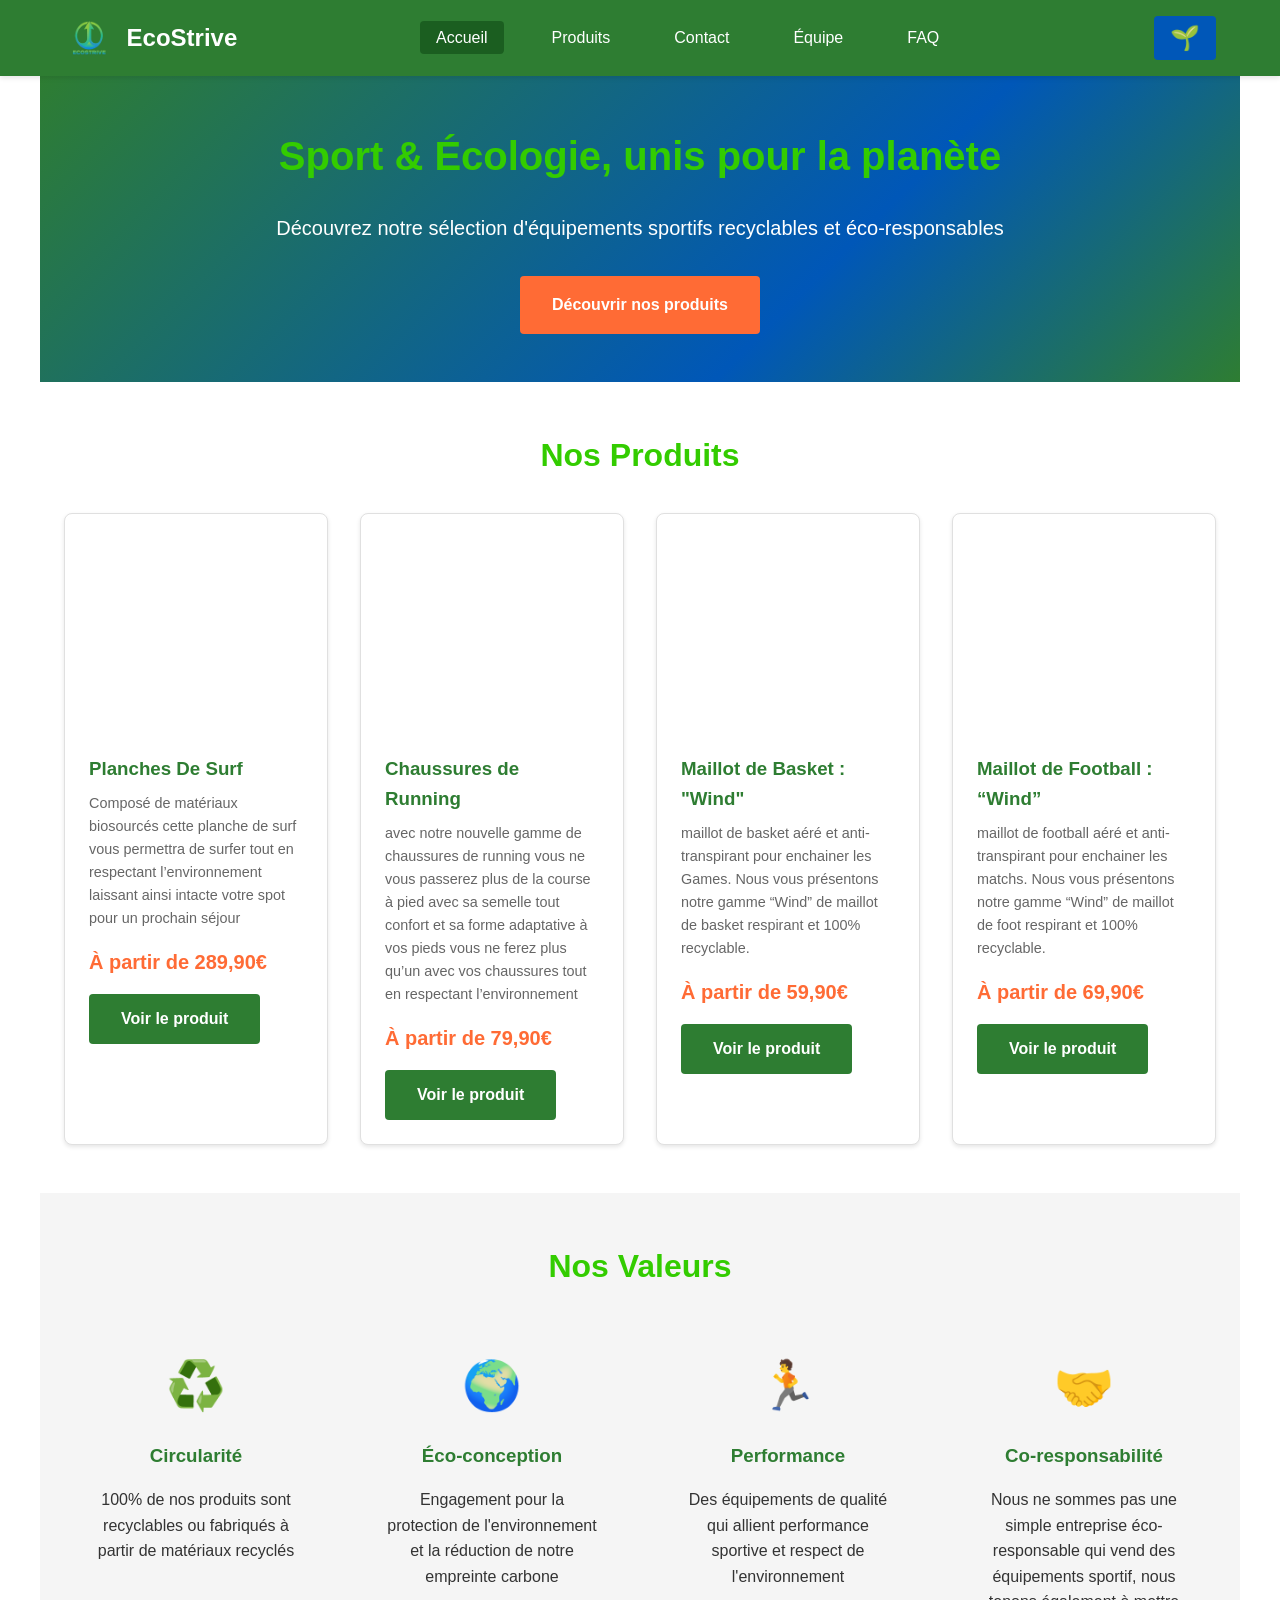
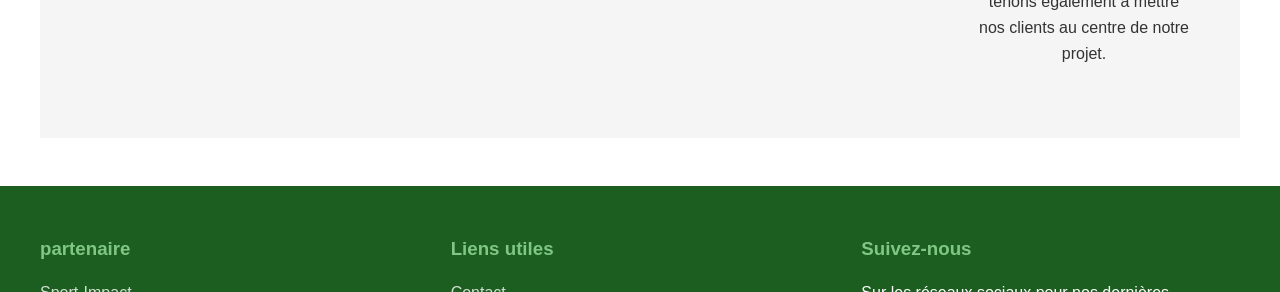
<file: index.html>
<!DOCTYPE html>
<html lang="fr">
<head>
    <meta charset="UTF-8">
    <meta http-equiv="refresh" content="0; url=src/index.html">
    <title>EcoStrive</title>
</head>
<body>
    <p><a href="src/index.html">Accéder au site EcoStrive</a></p>
</body>
</html>
</file>
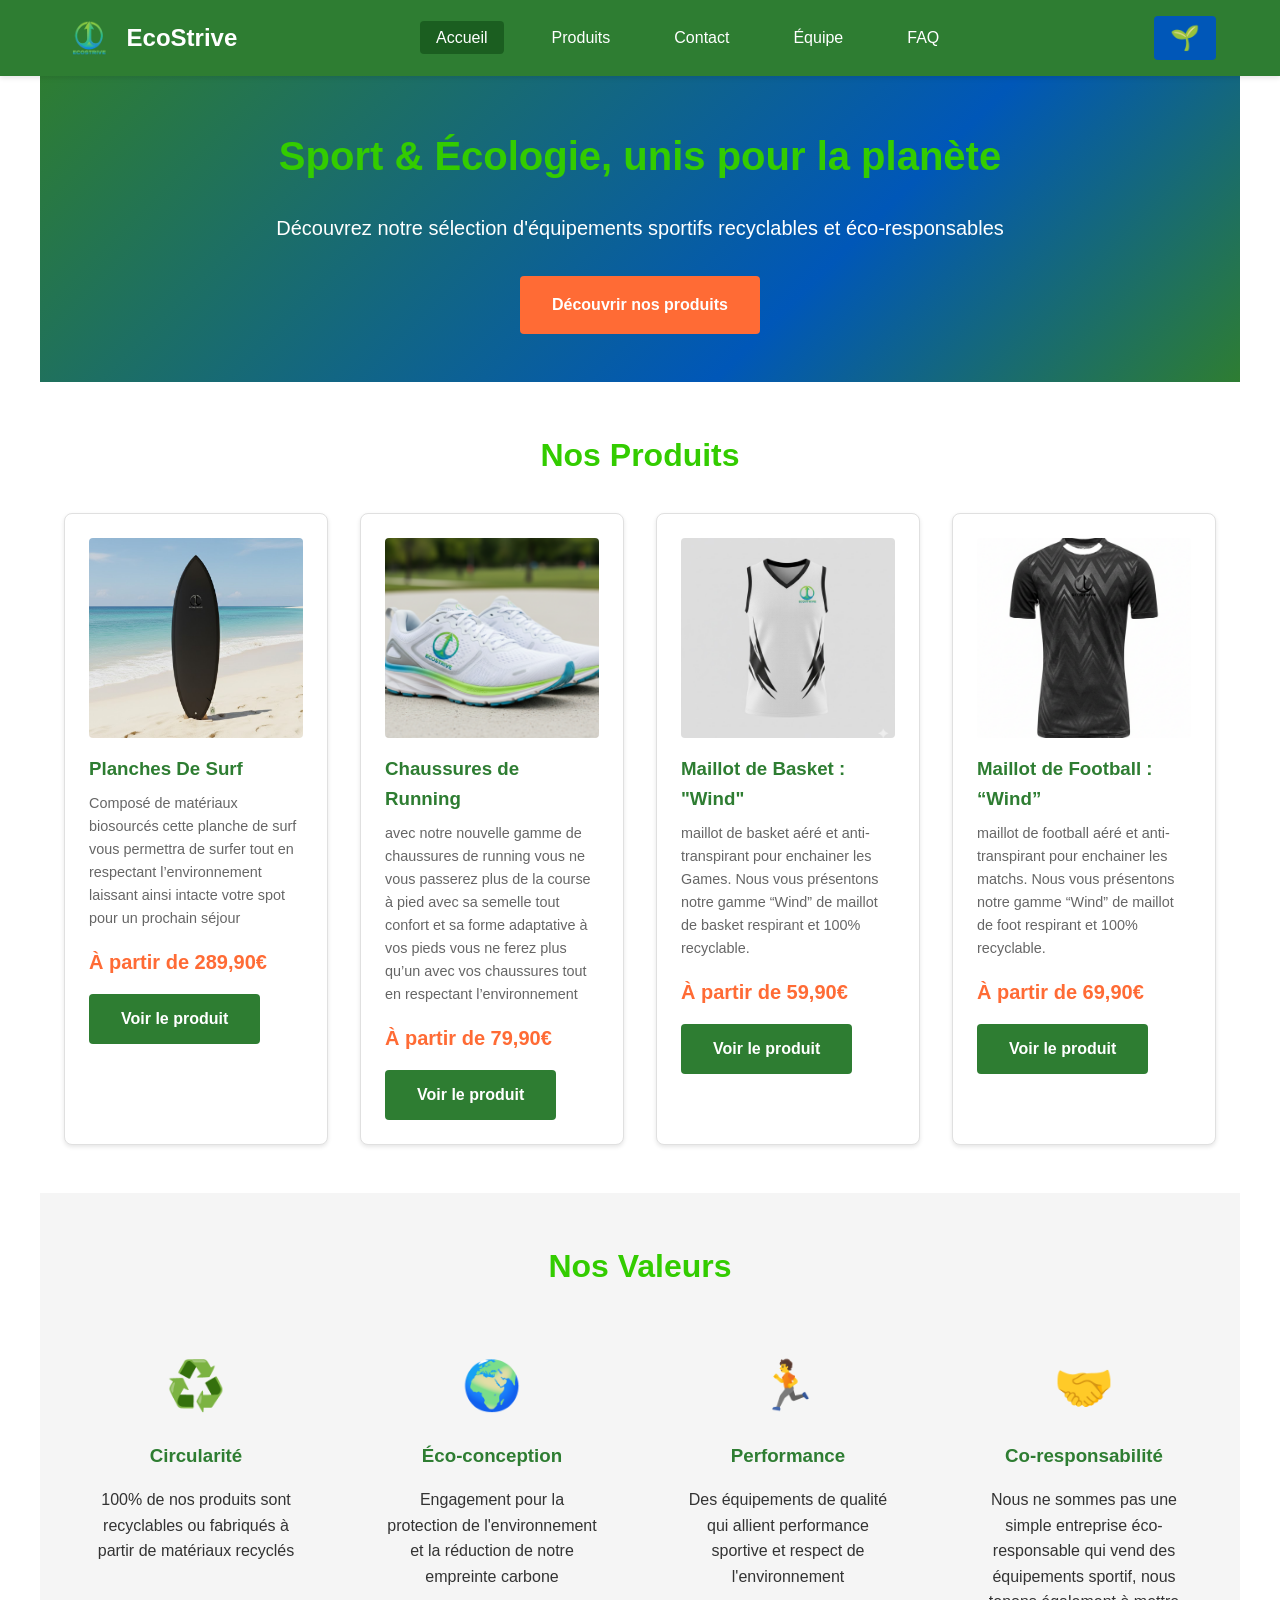
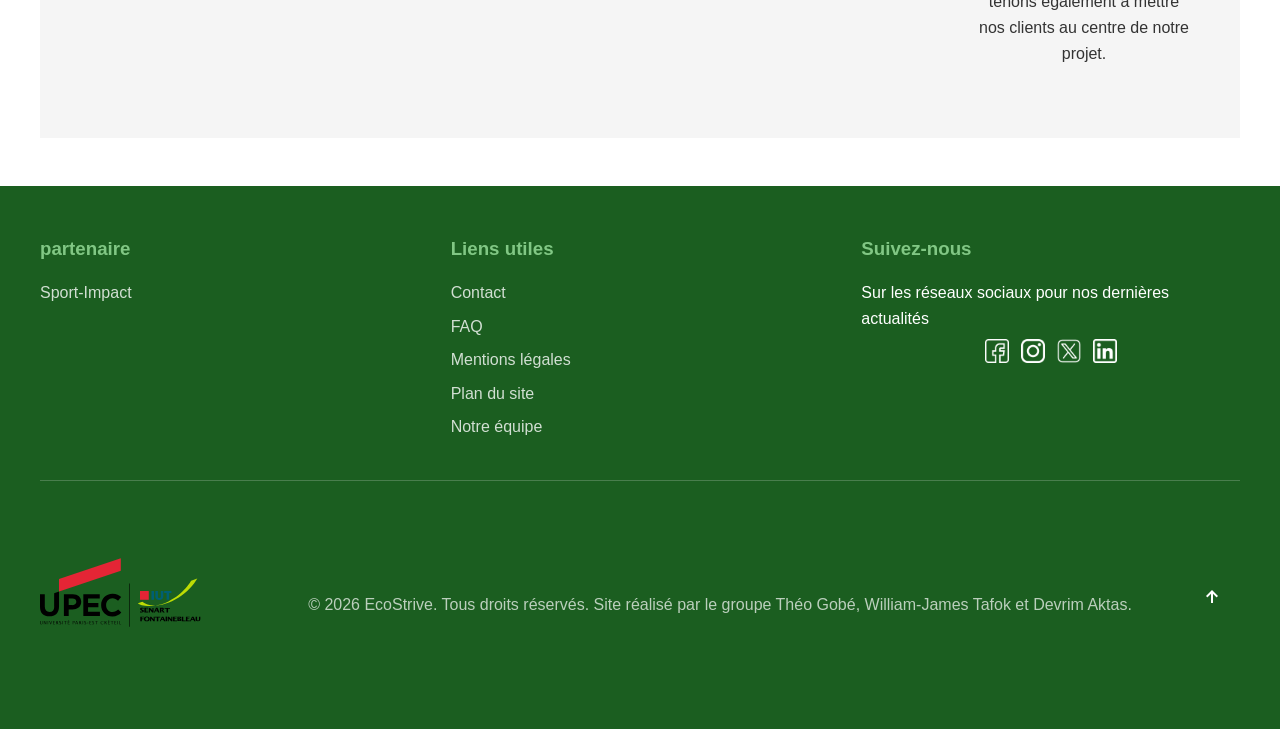
<file: src/index.html>
<!DOCTYPE html>
<html lang="fr">
<head>
    <meta charset="UTF-8">
    <meta name="viewport" content="width=device-width, initial-scale=1.0">
    <meta name="description" content="EcoStrive - Vente d'équipement sportif recyclable et éco-responsable">
    <title>EcoStrive - Équipement Sportif Recyclable</title>
    <link rel="stylesheet" href="style.css">
    <link rel="stylesheet" href="eco-mode.css" id="style-mode-eco" disabled>
    <link rel="stylesheet" href="https://fonts.googleapis.com/css2?family=Material+Symbols+Outlined:opsz,wght,FILL,GRAD@24,400,0,0&icon_names=arrow_upward_alt" />
</head>
<body>
    <header>
        <nav>
            <div class="logo">
                <a href="#"><img src="../img/logoSite.png" alt="Logo EcoStrive"></a>
                <a href="#"><h1>EcoStrive</h1></a>
            </div>
            <ul class="menu-principal">
                <li><a href="index.html" class="active">Accueil</a></li>
                <li><a href="#produits">Produits</a></li>
                <li><a href="contact.html">Contact</a></li>
                <li><a href="cv.html">Équipe</a></li>
                <li><a href="faq.html">FAQ</a></li>
            </ul>
            <button id="bouton-mode-eco" class="bouton-eco" aria-label="Activer le mode éco-responsable">🌱</button>
            <button class="bouton-menu" aria-label="Menu mobile" aria-expanded="false">
                <span></span>
                <span></span>
                <span></span>
            </button>
        </nav>
    </header>

    <main>
        <section class="banniere">
            <div class="texte-banniere">
                <h2>Sport & Écologie, unis pour la planète</h2>
                <p>Découvrez notre sélection d'équipements sportifs recyclables et éco-responsables</p>
                <a href="#produits" class="btn-primary">Découvrir nos produits</a>
            </div>
        </section>

        <!--Image génerer avec l'Ia par le biais d'un prompt que nous avons rédiger pour chaque article-->
        <section id="produits" class="section-produits">
            <h2>Nos Produits</h2>
            <div class="grille-produits">
                <article class="carte-produit">
                    <img src="../img/placheDeSurf.jpg" alt="Planches de surf recyclés" loading="lazy">
                    <h3>Planches De Surf</h3>
                    <p>Composé de matériaux biosourcés cette planche de surf vous permettra de surfer tout en respectant l’environnement
                    laissant ainsi intacte votre spot pour un prochain séjour</p>
                    <span class="prix">À partir de 289,90€</span>
                    <button class="btn-secondary">Voir le produit</button>
                </article>
                <article class="carte-produit">
                    <img src="../img/running.png" alt="Chaussures de sport écologiques" loading="lazy">
                    <h3>Chaussures de Running</h3>
                    <p>avec notre nouvelle gamme de chaussures de running vous ne vous passerez plus de la course à pied avec sa semelle tout
                    confort et sa forme adaptative à vos pieds vous ne ferez plus qu’un avec vos chaussures tout en respectant
                    l’environnement</p>
                    <span class="prix">À partir de 79,90€</span>
                    <button class="btn-secondary">Voir le produit</button>
                </article>
                <article class="carte-produit">
                    <img src="../img/maillotDeBasket.jpg" alt="maillots sportifs recyclables" loading="lazy">
                    <h3>Maillot de Basket : "Wind"</h3>
                    <p>maillot de basket aéré et anti-transpirant pour enchainer les Games. Nous vous présentons notre gamme “Wind” de maillot
                    de basket respirant et 100% recyclable.</p>
                    <span class="prix">À partir de 59,90€</span>
                    <button class="btn-secondary">Voir le produit</button>
                </article>
                <article class="carte-produit">
                    <img src="../img/maillotDeFoot.png" alt="maillot sportifs reecyclables" loading="lazy">
                    <h3>Maillot de Football : “Wind”</h3>
                    <p>maillot de football aéré et anti-transpirant pour enchainer les matchs. Nous vous présentons notre gamme “Wind” de
                    maillot de foot respirant et 100% recyclable.</p>
                    <span class="prix">À partir de 69,90€</span>
                    <button class="btn-secondary">Voir le produit</button>
                </article>
            </div>
        </section>

        <section id="valeurs" class="section-valeurs">
            <h2>Nos Valeurs</h2>
            <div class="grille-valeurs">
                <div class="bloc-valeur">
                    <div class="icone-valeur">♻️</div>
                    <h3>Circularité</h3>
                    <p>100% de nos produits sont recyclables ou fabriqués à partir de matériaux recyclés</p>
                </div>
                <div class="bloc-valeur">
                    <div class="icone-valeur">🌍</div>
                    <h3>Éco-conception</h3>
                    <p>Engagement pour la protection de l'environnement et la réduction de notre empreinte carbone</p>
                </div>
                <div class="bloc-valeur">
                    <div class="icone-valeur">🏃</div>
                    <h3>Performance</h3>
                    <p>Des équipements de qualité qui allient performance sportive et respect de l'environnement</p>
                </div>
                <div class="bloc-valeur">
                    <div class="icone-valeur">🤝</div>
                    <h3>Co-responsabilité</h3>
                    <p>Nous ne sommes pas une simple entreprise éco-responsable qui vend des équipements sportif,
                        nous tenons également à mettre nos clients au centre de notre projet.</p>
                </div>
            </div>
        </section>
    </main>

    <footer>
        <div class="footer-content">
            <div class="footer-section">
                <h3>partenaire</h3>
                <a href="https://dwarves.iut-fbleau.fr/~jacksong/" target="_blank">Sport-Impact</a>
            </div>
            <div class="footer-section">
                <h3>Liens utiles</h3>
                <ul>
                    <li><a href="contact.html">Contact</a></li>
                    <li><a href="faq.html">FAQ</a></li>
                    <li><a href="mentions-legales.html">Mentions légales</a></li>
                    <li><a href="plan-du-site.html">Plan du site</a></li>
                    <li><a href="cv.html">Notre équipe</a></li>
                </ul>
            </div>
            <div class="footer-section">
                <h3>Suivez-nous</h3>
                <p>Sur les réseaux sociaux pour nos dernières actualités</p>
                <div class="liens-sociaux">
                    <a href="https://www.facebook.com/profile.php?id=61585595369923" aria-label="Facebook" target="_blank">
                        <img src="../img/facebook.png" alt="Facebook">
                    </a>
                    <a href="https://www.instagram.com/ecostrive.off/" aria-label="Instagram" target="_blank">
                        <img src="../img/logo-instagram.png" alt="Instagram">
                    </a>
                    <a href="https://x.com/EcoStrive_Off" aria-label="X (Twitter)" target="_blank">
                        <img src="../img/x.png" alt="X (Twitter)">
                    </a>
                    <a href="https://www.linkedin.com/in/eco-strive-479a8739b/" aria-label="LinkedIn" target="_blank">
                        <img src="../img/linkedin.png" alt="LinkedIn">
                    </a>
                </div>
            </div>
        </div>
        <div class="footer-bottom">
            <a href="https://www.iutsf.u-pec.fr/" target="_blank" id="logo-iut-link"><img src="../img/IUT_logo.svg" alt="Logo IUT de fontainebleau" id="logo-iut"></a>
            <p>&copy; 2026 EcoStrive. Tous droits réservés. Site réalisé par le groupe Théo Gobé, William-James Tafok et Devrim Aktas.</p>
            <a href="#" class="material-symbols-outlined bouton-retour-haut" aria-label="Retour en haut de la page">arrow_upward_alt</a>
        </div>
    </footer>

    <script src="index.js"></script>
</body>
</html>
</file>
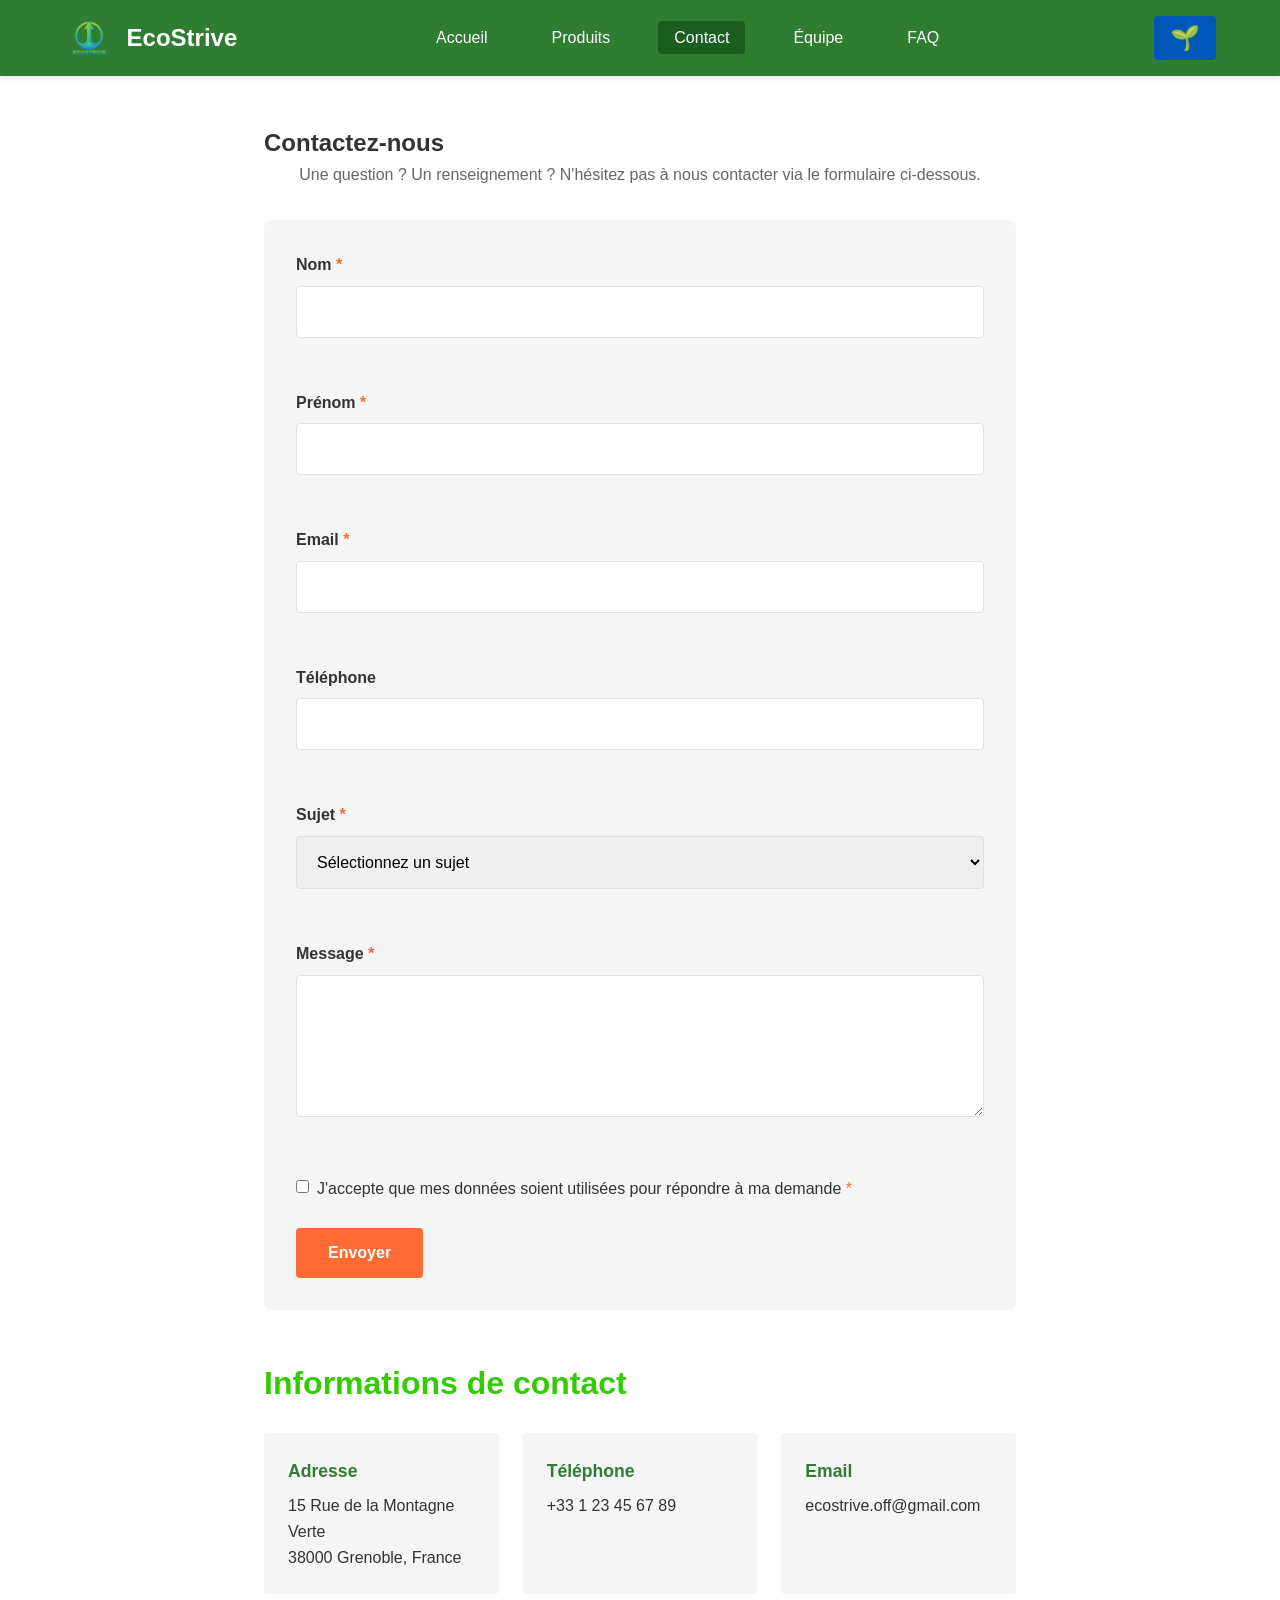
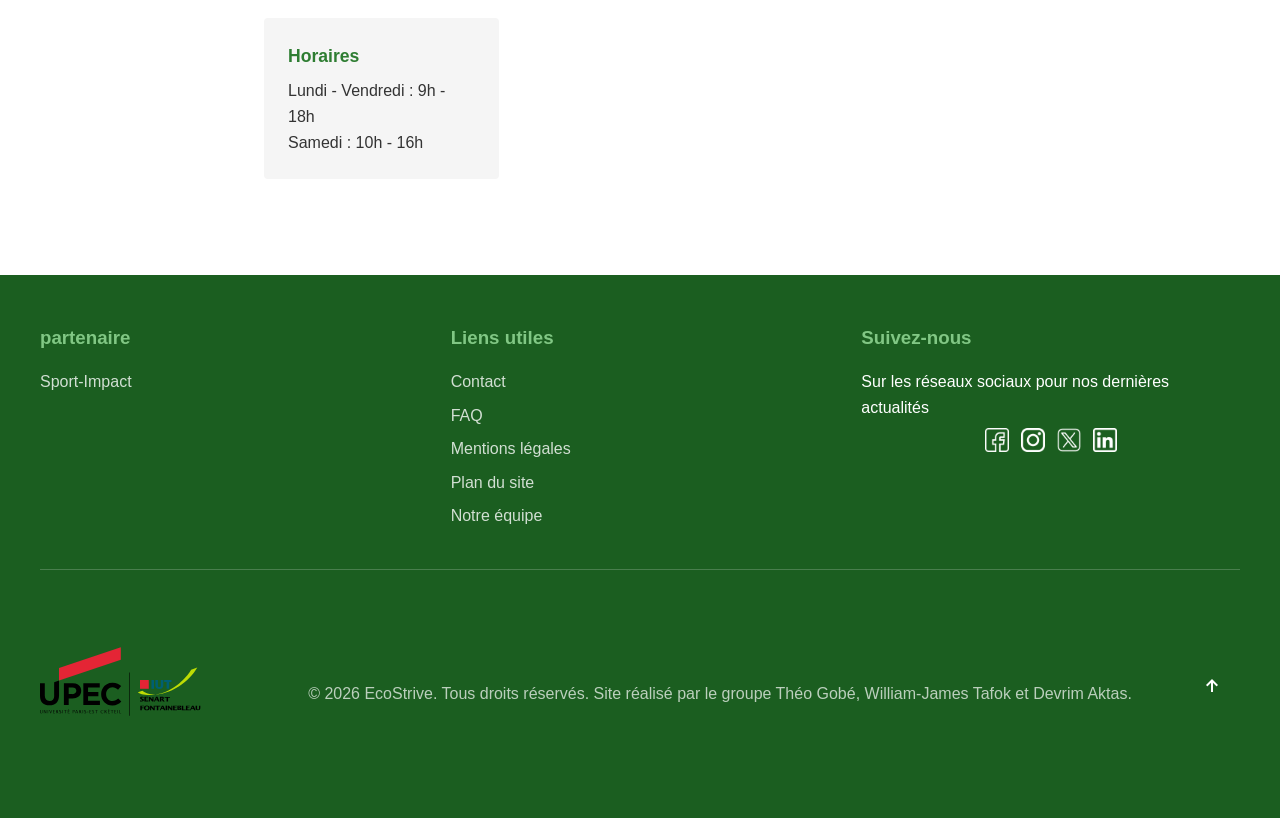
<file: src/contact.html>
<!DOCTYPE html>
<html lang="fr">
<head>
    <meta charset="UTF-8">
    <meta name="viewport" content="width=device-width, initial-scale=1.0">
    <meta name="description" content="Contactez EcoStrive pour toute question sur nos équipements sportifs recyclables">
    <title>Contact - EcoStrive</title>
    <link rel="stylesheet" href="style.css">
    <link rel="stylesheet" href="eco-mode.css" id="style-mode-eco" disabled>
    <link rel="stylesheet" href="https://fonts.googleapis.com/css2?family=Material+Symbols+Outlined:opsz,wght,FILL,GRAD@24,400,0,0&icon_names=arrow_upward_alt" />
</head>
<body>
    <header>
        <nav>
            <div class="logo">
                <a href="index.html"><img src="../img/logoSite.png" alt="Logo EcoStrive"></a>
                <a href="index.html"><h1>EcoStrive</h1></a>
            </div>
            <ul class="menu-principal">
                <li><a href="index.html">Accueil</a></li>
                <li><a href="index.html#produits">Produits</a></li>
                <li><a href="contact.html" class="active">Contact</a></li>
                <li><a href="cv.html">Équipe</a></li>
                <li><a href="faq.html">FAQ</a></li>
            </ul>
            <button id="bouton-mode-eco" class="bouton-eco" aria-label="Activer le mode éco-responsable">🌱</button>
            <button class="bouton-menu" aria-label="Menu mobile" aria-expanded="false">
                <span></span>
                <span></span>
                <span></span>
            </button>
        </nav>
    </header>

    <main>
        <section class="section-contact">
            <h1>Contactez-nous</h1>
            <p class="intro-contact">Une question ? Un renseignement ? N'hésitez pas à nous contacter via le formulaire ci-dessous.</p>
            
            <form id="formulaire-contact" class="formulaire-contact" method="post" action="#" novalidate>
                <div class="form-group">
                    <label for="nom">Nom <span class="required">*</span></label>
                    <input type="text" id="nom" name="nom" required aria-required="true">
                    <span class="message-erreur" id="nom-erreur"></span>
                </div>

                <div class="form-group">
                    <label for="prenom">Prénom <span class="required">*</span></label>
                    <input type="text" id="prenom" name="prenom" required aria-required="true">
                    <span class="message-erreur" id="prenom-erreur"></span>
                </div>

                <div class="form-group">
                    <label for="email">Email <span class="required">*</span></label>
                    <input type="email" id="email" name="email" required aria-required="true">
                    <span class="message-erreur" id="email-erreur"></span>
                </div>

                <div class="form-group">
                    <label for="telephone">Téléphone</label>
                    <input type="tel" id="telephone" name="telephone">
                    <span class="message-erreur" id="telephone-erreur"></span>
                </div>

                <div class="form-group">
                    <label for="sujet">Sujet <span class="required">*</span></label>
                    <select id="sujet" name="sujet" required aria-required="true">
                        <option value="">Sélectionnez un sujet</option>
                        <option value="question">Question générale</option>
                        <option value="commande">Commande</option>
                        <option value="retour">Retour produit</option>
                        <option value="partenariat">Partenariat</option>
                        <option value="autre">Autre</option>
                    </select>
                    <span class="message-erreur" id="sujet-erreur"></span>
                </div>

                <div class="form-group">
                    <label for="message">Message <span class="required">*</span></label>
                    <textarea id="message" name="message" rows="6" required aria-required="true"></textarea>
                    <span class="message-erreur" id="message-erreur"></span>
                </div>

                <div class="form-group checkbox-group">
                    <input type="checkbox" id="rgpd" name="rgpd" required aria-required="true">
                    <label for="rgpd">J'accepte que mes données soient utilisées pour répondre à ma demande <span class="required">*</span></label>
                    <span class="message-erreur" id="rgpd-erreur"></span>
                </div>

                <button type="submit" class="btn-primary">Envoyer</button>
                <div id="message-succes" class="message-succes" role="alert" aria-live="polite"></div>
            </form>

            <div class="contact-info">
                <h2>Informations de contact</h2>
                <div class="info-grid">
                    <div class="info-item">
                        <h3>Adresse</h3>
                        <p>15 Rue de la Montagne Verte<br>38000 Grenoble, France</p>
                    </div>
                    <div class="info-item">
                        <h3>Téléphone</h3>
                        <p>+33 1 23 45 67 89</p>
                    </div>
                    <div class="info-item">
                        <h3>Email</h3>
                        <p>ecostrive.off@gmail.com</p>
                    </div>
                    <div class="info-item">
                        <h3>Horaires</h3>
                        <p>Lundi - Vendredi : 9h - 18h<br>Samedi : 10h - 16h</p>
                    </div>
                </div>
            </div>
        </section>
    </main>

    <footer>
        <div class="footer-content">
            <div class="footer-section">
                <h3>partenaire</h3>
                <a href="https://dwarves.iut-fbleau.fr/~jacksong/" target="_blank">Sport-Impact</a>
            </div>
            <div class="footer-section">
                <h3>Liens utiles</h3>
                <ul>
                    <li><a href="contact.html">Contact</a></li>
                    <li><a href="faq.html">FAQ</a></li>
                    <li><a href="mentions-legales.html">Mentions légales</a></li>
                    <li><a href="plan-du-site.html">Plan du site</a></li>
                    <li><a href="cv.html">Notre équipe</a></li>
                </ul>
            </div>
            <div class="footer-section">
                <h3>Suivez-nous</h3>
                <p>Sur les réseaux sociaux pour nos dernières actualités</p>
                <div class="liens-sociaux">
                    <a href="https://www.facebook.com/profile.php?id=61585595369923" aria-label="Facebook" target="_blank">
                        <img src="../img/facebook.png" alt="Facebook">
                    </a>
                    <a href="https://www.instagram.com/ecostrive.off/" aria-label="Instagram" target="_blank">
                        <img src="../img/logo-instagram.png" alt="Instagram">
                    </a>
                    <a href="https://x.com/EcoStrive_Off" aria-label="X (Twitter)" target="_blank">
                        <img src="../img/x.png" alt="X (Twitter)">
                    </a>
                    <a href="https://www.linkedin.com/in/eco-strive-479a8739b/" aria-label="LinkedIn" target="_blank">
                        <img src="../img/linkedin.png" alt="LinkedIn">
                    </a>
                </div>
            </div>
        </div>
        <div class="footer-bottom">
            <a href="https://www.iutsf.u-pec.fr/" target="_blank" id="logo-iut-link"><img src="../img/IUT_logo.svg" alt="Logo IUT de fontainebleau" id="logo-iut"></a>
            <p>&copy; 2026 EcoStrive. Tous droits réservés. Site réalisé par le groupe Théo Gobé, William-James Tafok et Devrim Aktas.</p>
            <a href="#" class="material-symbols-outlined bouton-retour-haut" aria-label="Retour en haut de la page">arrow_upward_alt</a>
        </div>
    </footer>

    <script src="index.js"></script>
</body>
</html>
</file>
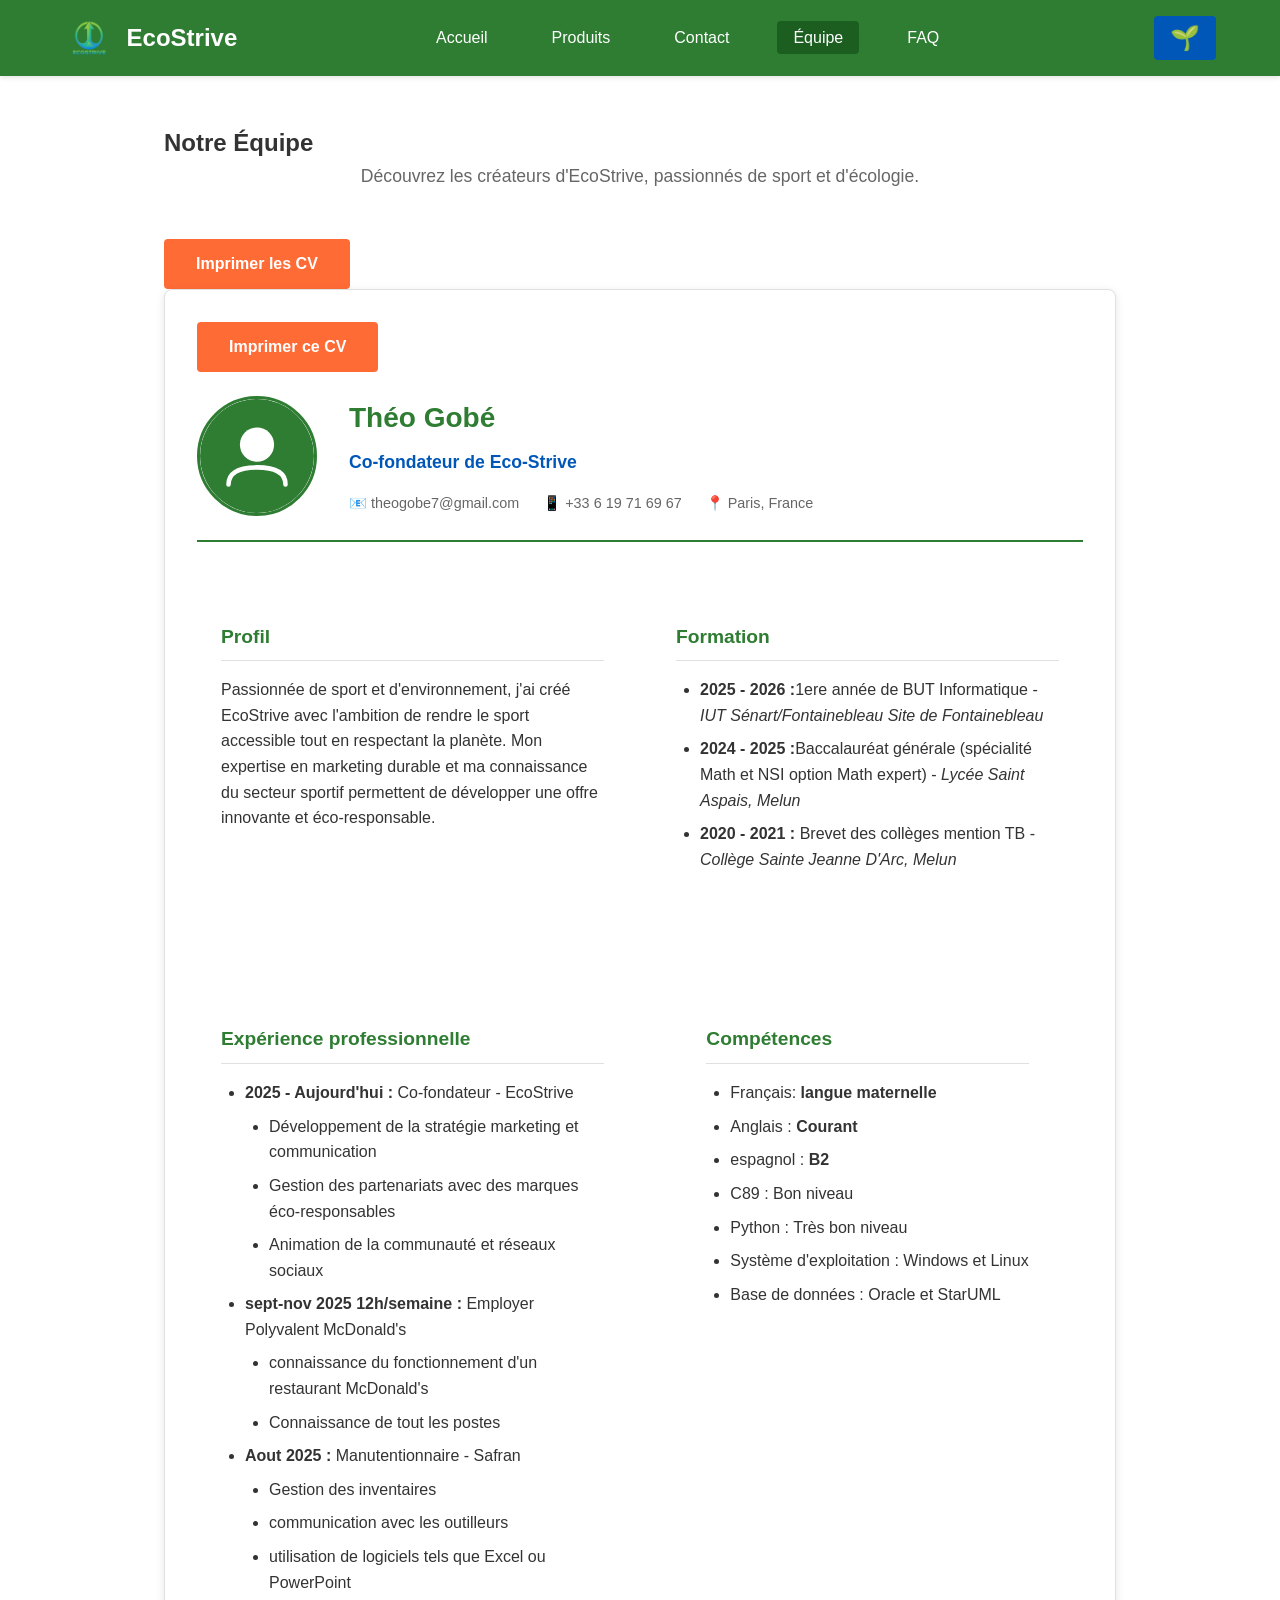
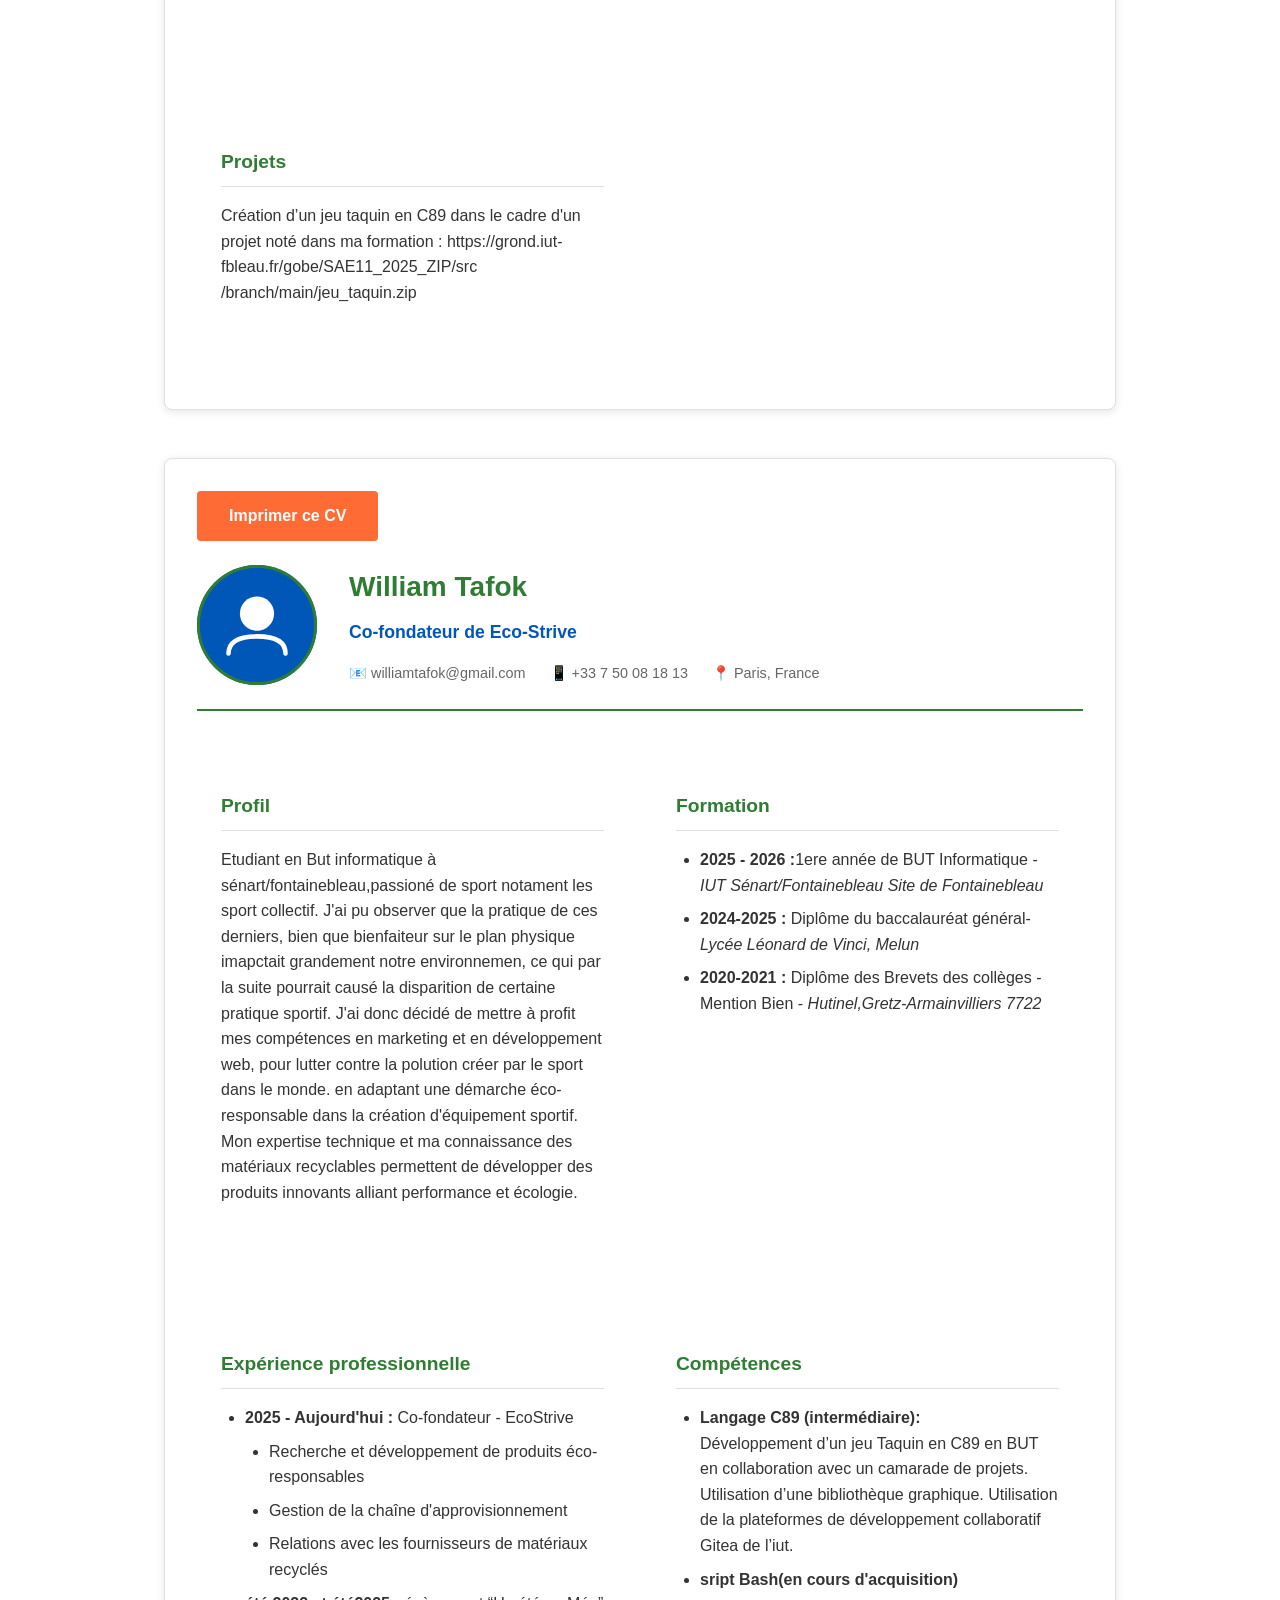
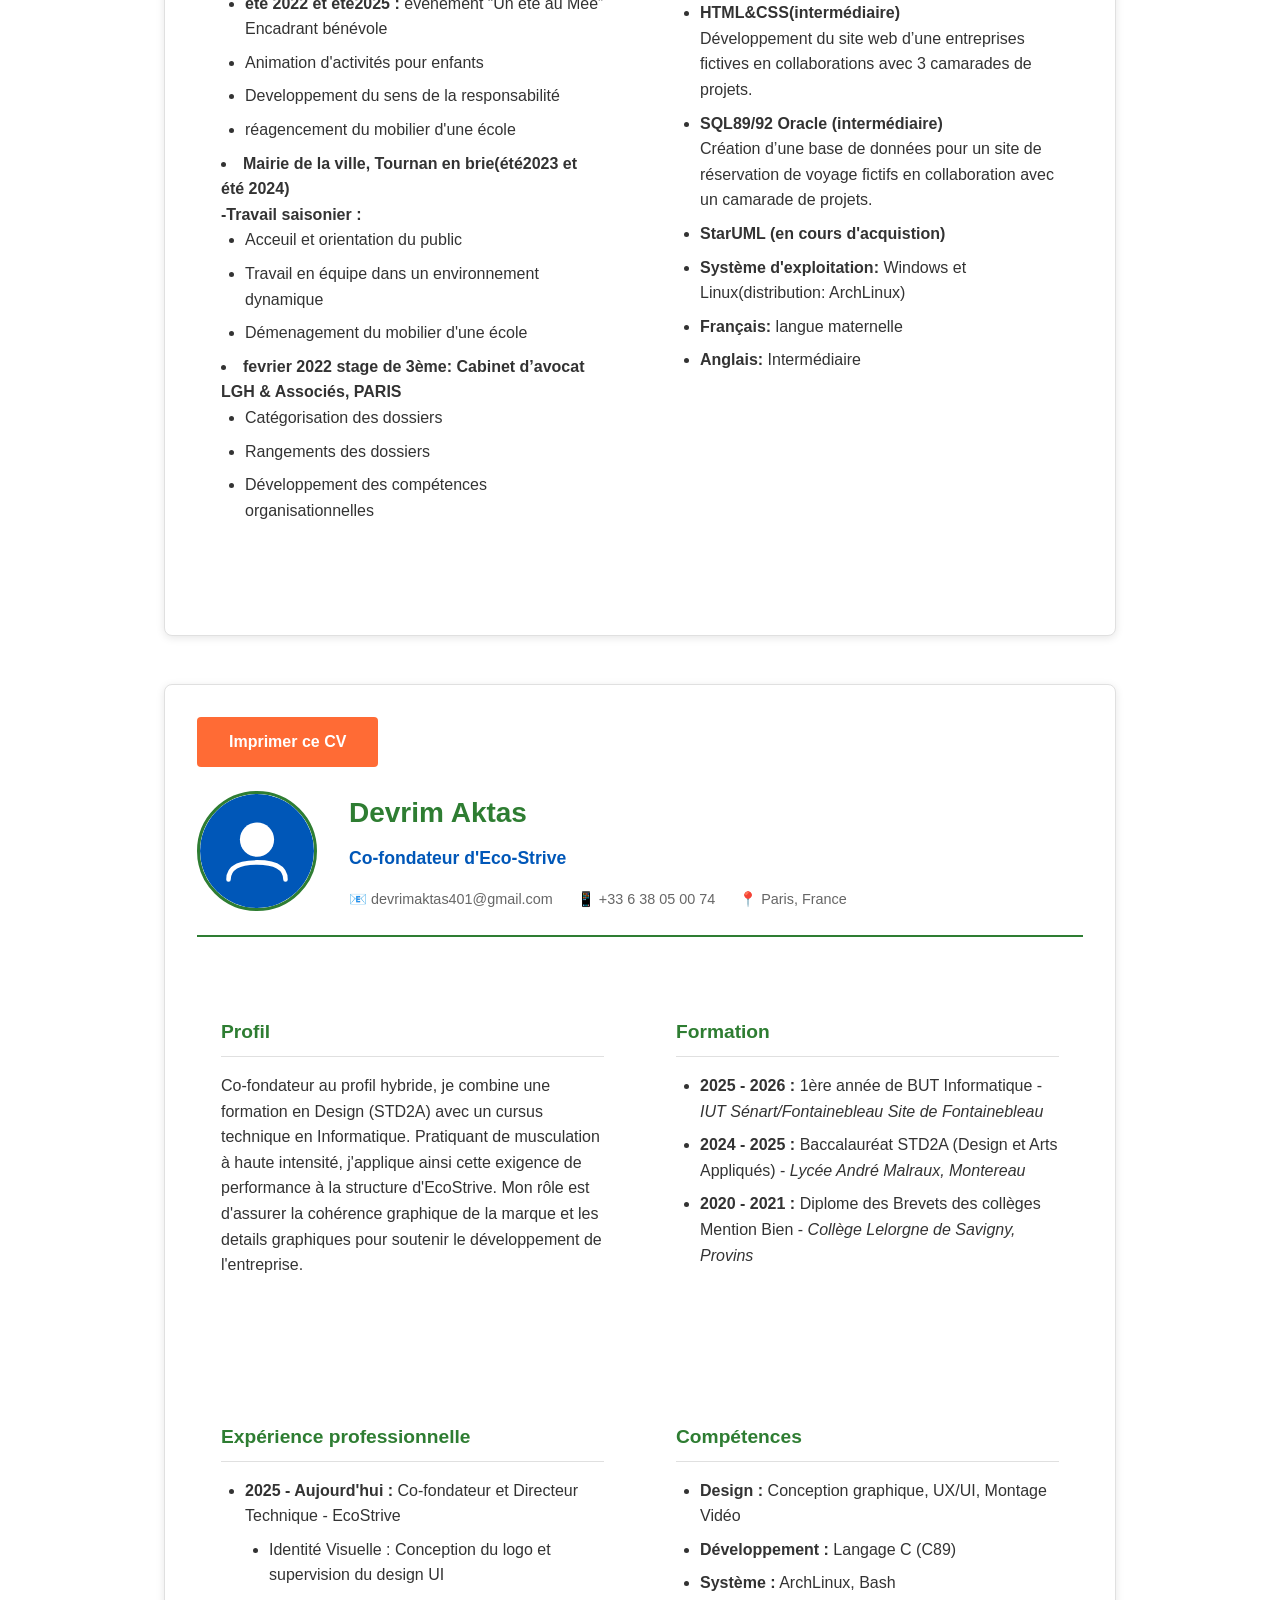
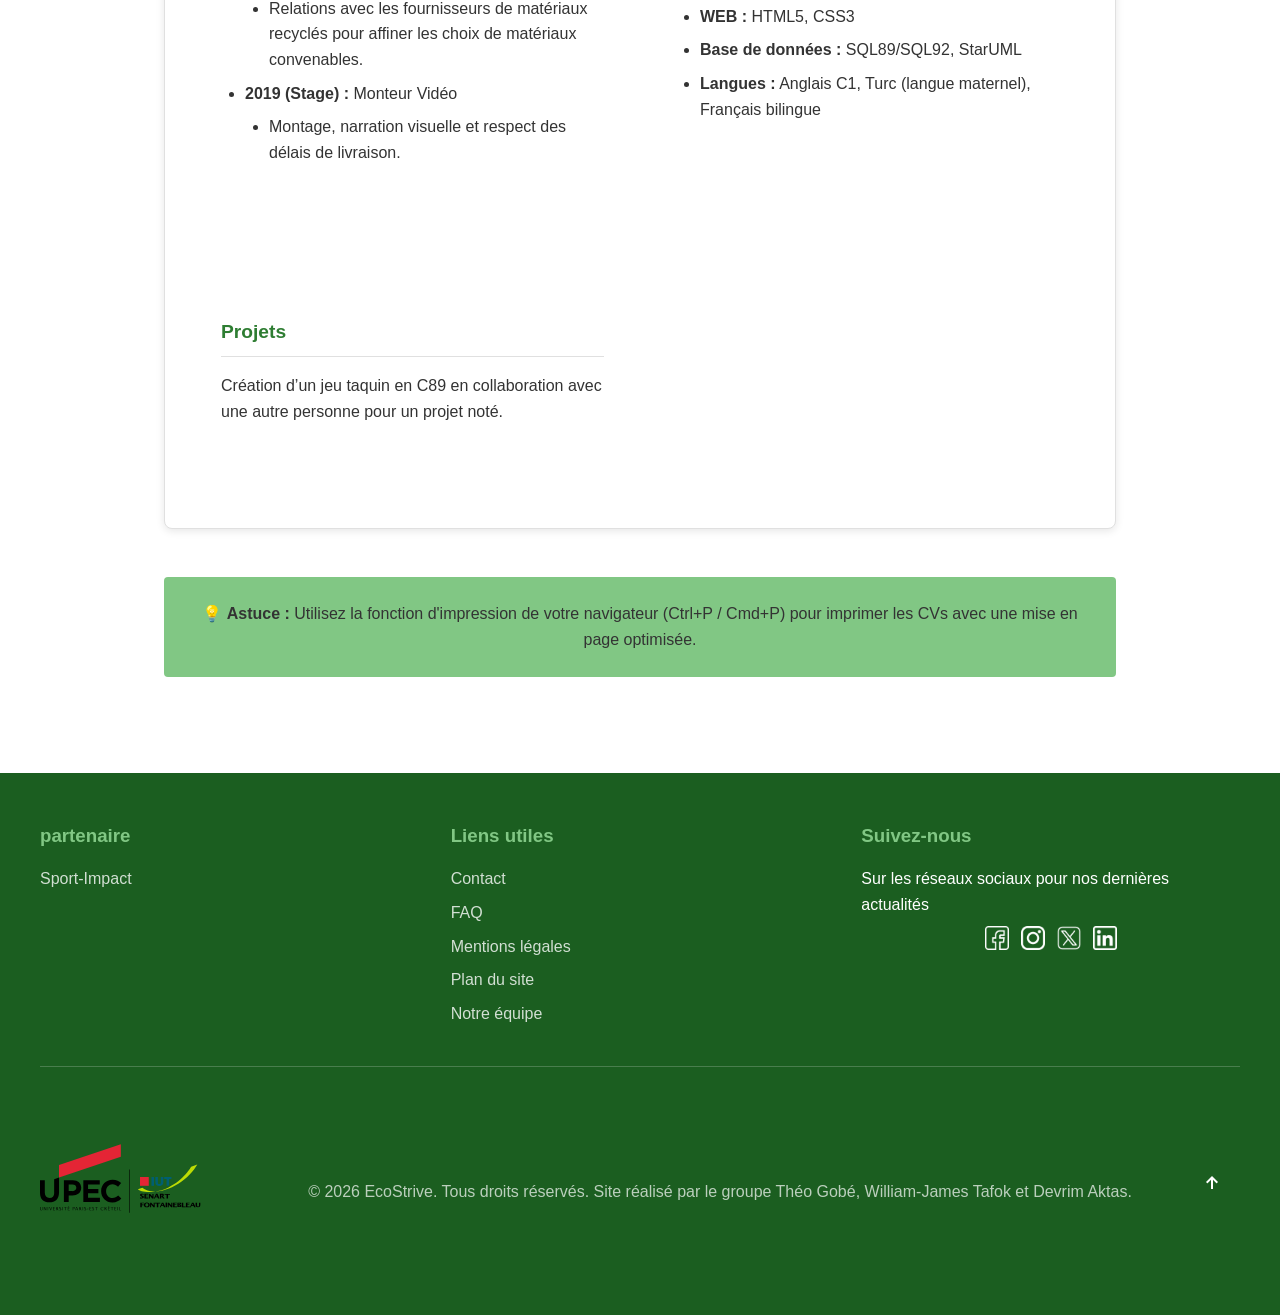
<file: src/cv.html>
<!DOCTYPE html>
<html lang="fr">
<head>
    <meta charset="UTF-8">
    <meta name="viewport" content="width=device-width, initial-scale=1.0">
    <meta name="description" content="CV des créateurs d'EcoStrive - Équipe">
    <title>Notre Équipe - EcoStrive</title>
    <link rel="stylesheet" href="style.css">
    <link rel="stylesheet" href="eco-mode.css" id="style-mode-eco" disabled>
    <link rel="stylesheet" href="print.css" media="print">
    <link rel="stylesheet" href="https://fonts.googleapis.com/css2?family=Material+Symbols+Outlined:opsz,wght,FILL,GRAD@24,400,0,0&icon_names=arrow_upward_alt" />
</head>
<body>
    <header>
        <nav>
            <div class="logo">
                <a href="index.html"><img src="../img/logoSite.png" alt="Logo EcoStrive"></a>
                <a href="index.html"><h1>EcoStrive</h1></a>
            </div>
            <ul class="menu-principal">
                <li><a href="index.html">Accueil</a></li>
                <li><a href="index.html#produits">Produits</a></li>
                <li><a href="contact.html">Contact</a></li>
                <li><a href="cv.html" class="active">Équipe</a></li>
                <li><a href="faq.html">FAQ</a></li>
            </ul>
            <button id="bouton-mode-eco" class="bouton-eco" aria-label="Activer le mode éco-responsable">🌱</button>
            <button class="bouton-menu" aria-label="Menu mobile" aria-expanded="false">
                <span></span>
                <span></span>
                <span></span>
            </button>
        </nav>
    </header>

    <main>
        <section class="team-section">
            <h1>Notre Équipe</h1>
            <p class="team-intro">Découvrez les créateurs d'EcoStrive, passionnés de sport et d'écologie.</p>
            <div class="print-actions">
                <button id="print-cv" class="btn-primary">Imprimer les CV</button>
            </div>

            <article class="bloc-cv" id="cv-1">
                <button class="btn-print-cv btn-primary" data-cv-id="cv-1">Imprimer ce CV</button>
                <div class="entete-cv">
                    <div class="photo-cv">
                        <img src="../img/cv-photo1.svg" alt="Photo exemple">
                    </div>
                    <div class="infos-cv">
                        <h2>Théo Gobé</h2>
                        <p class="titre-cv">Co-fondateur de Eco-Strive</p>
                        <p class="contact-cv">
                            <span>📧 theogobe7@gmail.com</span>
                            <span>📱 +33 6 19 71 69 67</span>
                            <span>📍 Paris, France</span>
                        </p>
                    </div>
                </div>

                <div class="contenu-cv">
                    <section class="section-cv">
                        <h3>Profil</h3>
                        <p>Passionnée de sport et d'environnement, j'ai créé EcoStrive avec l'ambition de rendre le sport accessible tout en respectant la planète. Mon expertise en marketing durable et ma connaissance du secteur sportif permettent de développer une offre innovante et éco-responsable.</p>
                    </section>


                    <section class="section-cv">
                        <h3>Formation</h3>
                        <ul>
                            <li><strong>2025 - 2026 :</strong>1ere année de BUT Informatique - <i>IUT Sénart/Fontainebleau Site de Fontainebleau</i></li>
                            <li><strong>2024 - 2025 :</strong>Baccalauréat générale (spécialité Math et NSI option Math expert) - <i>Lycée Saint Aspais, Melun</i></li>
                            <li><strong>2020 - 2021 :</strong> Brevet des collèges mention TB - <i>Collège Sainte Jeanne D'Arc, Melun</i></li>
                        </ul>
                    </section>

                    <section class="section-cv">
                        <h3>Expérience professionnelle</h3>
                        <ul>
                            <li>
                                <strong>2025 - Aujourd'hui :</strong> Co-fondateur - EcoStrive
                                <ul>
                                    <li>Développement de la stratégie marketing et communication</li>
                                    <li>Gestion des partenariats avec des marques éco-responsables</li>
                                    <li>Animation de la communauté et réseaux sociaux</li>
                                </ul>
                            </li>
                            <li>
                                <strong>sept-nov 2025 12h/semaine :</strong> Employer Polyvalent McDonald's
                                <ul>
                                    <li>connaissance du fonctionnement d'un restaurant McDonald's</li>
                                    <li>Connaissance de tout les postes</li>
                                </ul>
                            </li>
                            <li>
                                <strong>Aout 2025 :</strong> Manutentionnaire - Safran
                                <ul>
                                    <li>Gestion des inventaires</li>
                                    <li>communication avec les outilleurs</li>
                                    <li>utilisation de logiciels tels que Excel ou PowerPoint</li>
                                </ul>
                            </li>
                        </ul>
                    </section>

                    <section class="section-cv">
                        <h3>Compétences</h3>
                        <ul>
                            <li>Français: <strong>langue maternelle</strong></li>
                            <li>Anglais : <strong>Courant</strong></li>
                            <li>espagnol : <strong>B2</strong></li>
                            <li>C89 : Bon niveau</li>
                            <li>Python : Très bon niveau</li>
                            <li>Système d'exploitation : Windows et Linux</li>
                            <li>Base de données : Oracle et StarUML</li> 
                        </ul>
                    </section>
                    <section class="section-cv">
                        <h3>Projets</h3>
                            <p>Création d’un jeu taquin en C89 dans le cadre d'un projet noté dans ma formation :
                            https://grond.iut-fbleau.fr/gobe/SAE11_2025_ZIP/src /branch/main/jeu_taquin.zip</p>
                    </section>
                </div>
            </article>

            <article class="bloc-cv" id="cv-2">
                <button class="btn-print-cv btn-primary" data-cv-id="cv-2">Imprimer ce CV</button>
                <div class="entete-cv">
                    <div class="photo-cv">
                        <img src="../img/cv-photo2.svg" alt="Photo de Thomas Dubois">
                    </div>
                    <div class="infos-cv">
                        <h2>William Tafok</h2>
                        <p class="titre-cv">Co-fondateur de Eco-Strive</p>
                        <p class="contact-cv">
                            <span>📧 williamtafok@gmail.com</span>
                            <span>📱 +33 7 50 08 18 13</span>
                            <span>📍 Paris, France</span>
                        </p>
                    </div>
                </div>

                <div class="contenu-cv">
                    <section class="section-cv">
                        <h3>Profil</h3>
                        <p>Etudiant en But informatique à sénart/fontainebleau,passioné de sport notament les sport collectif. J'ai pu observer que la pratique de ces derniers, bien que bienfaiteur sur le plan physique 
                            imapctait grandement notre environnemen, ce qui par la suite pourrait causé la disparition de certaine pratique sportif.
                            J'ai donc décidé de mettre à profit mes compétences en marketing et en développement web, pour lutter contre la polution créer par le sport dans le monde.
                            en adaptant une démarche éco-responsable dans la création d'équipement sportif.
                            Mon expertise technique et ma connaissance des matériaux recyclables 
                            permettent de développer des produits innovants alliant performance et écologie.</p>
                    </section>

                    <section class="section-cv">
                        <h3>Formation</h3>
                        <ul>
                            <li><strong>2025 - 2026 :</strong>1ere année de BUT Informatique - <i>IUT Sénart/Fontainebleau Site de Fontainebleau</i></li>
                            <li><strong>2024-2025 :</strong> Diplôme du baccalauréat général-<i>Lycée Léonard de Vinci, Melun</i></li>
                            <li><strong>2020-2021 :</strong> Diplôme des Brevets des collèges - Mention Bien - <i>Hutinel,Gretz-Armainvilliers 7722</i></li>
                        </ul>
                    </section>

                    <section class="section-cv">
                        <h3>Expérience professionnelle</h3>
                        <ul>
                            <li>
                                <strong>2025 - Aujourd'hui :</strong> Co-fondateur - EcoStrive
                                <ul>
                                    <li>Recherche et développement de produits éco-responsables</li>
                                    <li>Gestion de la chaîne d'approvisionnement</li>
                                    <li>Relations avec les fournisseurs de matériaux recyclés</li>
                                </ul>
                            </li>
                            <li>
                                <strong>été 2022 et été2025 :</strong> évènement “Un été au Mée” Encadrant bénévole
                                    <li>Animation d'activités pour enfants</li>
                                    <li>Developpement du sens de la responsabilité</li>
                                    <li>réagencement du mobilier d'une école</li>
                                </ul>
                            </li>
                            <li>
                                <strong>Mairie de la ville, Tournan en brie(été2023 et été 2024)<br> -Travail saisonier  :</strong> 
                                <ul>
                                    <li>Acceuil et orientation du public</li>
                                    <li>Travail en équipe dans un environnement dynamique</li>
                                    <li>Démenagement du mobilier d'une école</li>
                                </ul>
                            </li>
                            <li>
                                <strong>fevrier 2022 stage de 3ème: Cabinet d’avocat LGH & Associés, PARIS</strong> 
                                <ul>
                                    <li>Catégorisation des dossiers</li>
                                    <li>Rangements des dossiers</li>
                                    <li>Développement des compétences organisationnelles</li>
                                </ul>
                            </li>
                        </ul>
                    </section>

                    <section class="section-cv">
                        <h3>Compétences</h3>
                        <ul>
                            <li><strong>Langage C89 (intermédiaire):</strong>
                                <p>Développement d’un jeu Taquin en C89 en BUT en collaboration avec un camarade de projets. Utilisation 
                                    d’une bibliothèque graphique. 
                                    Utilisation de la plateformes de développement collaboratif Gitea de l’iut.
                                </p>
                            </li>
                            <li><strong>sript Bash(en cours d'acquisition)</strong></li>
                            <li><strong>HTML&CSS(intermédiaire)</strong>
                                <p>Développement du site web d’une entreprises 
                                    fictives en collaborations avec 3 camarades de projets.
                                </p>
                            </li>
                            <li><strong>SQL89/92 Oracle (intermédiaire)</strong>
                                <p>Création d’une base de données pour un site de réservation de voyage fictifs 
                                    en collaboration avec  un camarade de projets.
                                </p>
                            </li>
                            <li><strong>StarUML (en cours d'acquistion)</strong></li>
                            <li><strong>Système d'exploitation:</strong> Windows et Linux(distribution: ArchLinux)</li>
                            <li><strong>Français: </strong>langue maternelle</li>
                            <li><strong>Anglais: </strong>Intermédiaire</li>
                        </ul>
                    </section>
                </div>
            </article>
            <article class="bloc-cv" id="cv-3">
                <button class="btn-print-cv btn-primary" data-cv-id="cv-3">Imprimer ce CV</button>
                <div class="entete-cv">
                    <div class="photo-cv">
                        <img src="../img/cv-photo2.svg" alt="Photo de Thomas Dubois">
                    </div>
                    <div class="infos-cv">
                        <h2>Devrim Aktas</h2>
                        <p class="titre-cv">Co-fondateur d'Eco-Strive</p>
                        <p class="contact-cv">
                            <span>📧 devrimaktas401@gmail.com</span>
                            <span>📱 +33 6 38 05 00 74</span>
                            <span>📍 Paris, France</span>
                        </p>
                    </div>
                </div>
            
                <div class="contenu-cv">
                    <section class="section-cv">
                        <h3>Profil</h3>
                        <p>Co-fondateur au profil hybride, je combine une formation en Design (STD2A) avec un cursus technique en
                           Informatique. Pratiquant de musculation à haute intensité, j'applique ainsi cette exigence de performance à
                           la structure d'EcoStrive. Mon rôle est d'assurer la cohérence graphique de la marque et les details graphiques pour soutenir le développement de l'entreprise.</p>
                    </section>
            
                    <section class="section-cv">
                        <h3>Formation</h3>
                        <ul>
                            <li><strong>2025 - 2026 :</strong> 1ère année de BUT Informatique - <i>IUT Sénart/Fontainebleau Site de Fontainebleau</i></li>
                            <li><strong>2024 - 2025 :</strong> Baccalauréat STD2A (Design et Arts Appliqués) - <i>Lycée André Malraux, Montereau</i></li>
                            <li><strong>2020 - 2021 :</strong> Diplome des Brevets des collèges Mention Bien - <i>Collège Lelorgne de Savigny, Provins</i></li>
                        </ul>
                    </section>
            
                    <section class="section-cv">
                        <h3>Expérience professionnelle</h3>
                        <ul>
                            <li>
                                <strong>2025 - Aujourd'hui :</strong> Co-fondateur et Directeur Technique - EcoStrive
                                <ul>
                                    <li>Identité Visuelle : Conception du logo et supervision du design UI</li>
                                    <li>Relations avec les fournisseurs de matériaux recyclés pour affiner les choix de matériaux convenables.</li>
                                </ul>
                            </li>
                            <li>
                                <strong>2019 (Stage) :</strong> Monteur Vidéo
                                <ul>
                                    <li>Montage, narration visuelle et respect des délais de livraison.</li>
                                </ul>
                            </li>
                        </ul>
                    </section>
            
                    <section class="section-cv">
                        <h3>Compétences</h3>
                        <ul>
                            <li><strong>Design :</strong> Conception graphique, UX/UI, Montage Vidéo</li>
                            <li><strong>Développement :</strong> Langage C (C89)</li>
                            <li><strong>Système :</strong> ArchLinux, Bash</li>
                            <li><strong>WEB :</strong> HTML5, CSS3</li>
                            <li><strong>Base de données :</strong> SQL89/SQL92, StarUML</li>
                            <li><strong>Langues :</strong> Anglais C1, Turc (langue maternel), Français bilingue</li>
                            
                        </ul>
                    </section>
                    <section class="section-cv">
                        <h3>Projets</h3>
                            <p>Création d’un jeu taquin en C89 en collaboration avec une autre personne pour un projet noté. </p>
                    </section>
                </div>
            </article>
            <div class="print-notice">
                <p>💡 <strong>Astuce :</strong> Utilisez la fonction d'impression de votre navigateur (Ctrl+P / Cmd+P) pour imprimer les CVs avec une mise en page optimisée.</p>
            </div>
        </section>
    </main>

    <footer>
        <div class="footer-content">
            <div class="footer-section">
                <h3>partenaire</h3>
                <a href="https://dwarves.iut-fbleau.fr/~jacksong/" target="_blank">Sport-Impact</a>
            </div>
            <div class="footer-section">
                <h3>Liens utiles</h3>
                <ul>
                    <li><a href="contact.html">Contact</a></li>
                    <li><a href="faq.html">FAQ</a></li>
                    <li><a href="mentions-legales.html">Mentions légales</a></li>
                    <li><a href="plan-du-site.html">Plan du site</a></li>
                    <li><a href="cv.html">Notre équipe</a></li>
                </ul>
            </div>
            <div class="footer-section">
                <h3>Suivez-nous</h3>
                <p>Sur les réseaux sociaux pour nos dernières actualités</p>
                <div class="liens-sociaux">
                    <a href="https://www.facebook.com/profile.php?id=61585595369923" aria-label="Facebook" target="_blank">
                        <img src="../img/facebook.png" alt="Facebook">
                    </a>
                    <a href="https://www.instagram.com/ecostrive.off/" aria-label="Instagram" target="_blank">
                        <img src="../img/logo-instagram.png" alt="Instagram">
                    <a href="https://x.com/EcoStrive_Off" aria-label="X (Twitter)" target="_blank">
                        <img src="../img/x.png" alt="X (Twitter)">
                    </a>
                    <a href="https://www.linkedin.com/in/eco-strive-479a8739b/" aria-label="LinkedIn" target="_blank">
                        <img src="../img/linkedin.png" alt="LinkedIn">
                    </a>
                </div>
            </div>
        </div>
        <div class="footer-bottom">
            <a href="https://www.iutsf.u-pec.fr/" target="_blank" id="logo-iut-link"><img src="../img/IUT_logo.svg" alt="Logo IUT de fontainebleau" id="logo-iut"></a>
            <p>&copy; 2026 EcoStrive. Tous droits réservés. Site réalisé par le groupe Théo Gobé, William-James Tafok et Devrim Aktas.</p>
            <a href="#" class="material-symbols-outlined bouton-retour-haut" aria-label="Retour en haut de la page">arrow_upward_alt</a>
        </div>
    </footer>

    <script src="index.js"></script>
</body>
</html>
</file>
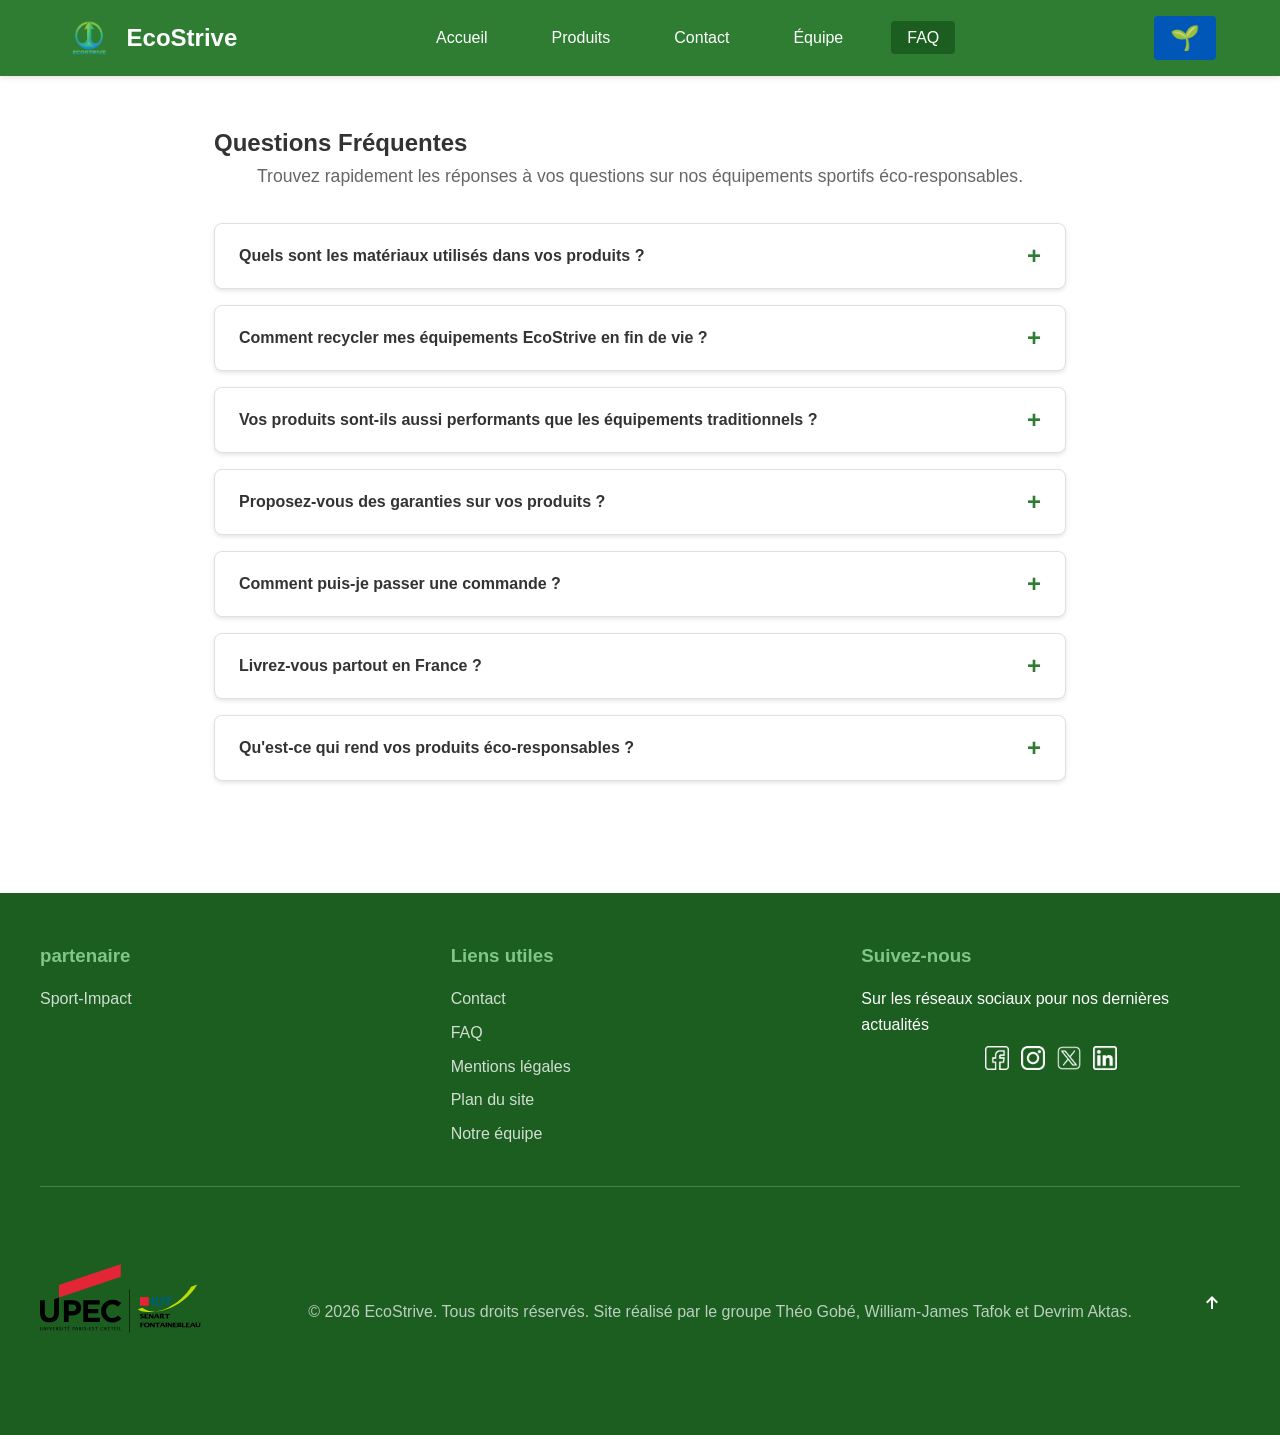
<file: src/faq.html>
<!DOCTYPE html>
<html lang="fr">
<head>
    <meta charset="UTF-8">
    <meta name="viewport" content="width=device-width, initial-scale=1.0">
    <meta name="description" content="Questions fréquentes sur les équipements sportifs éco-responsables EcoStrive">
    <title>FAQ - EcoStrive</title>
    <link rel="stylesheet" href="style.css">
    <link rel="stylesheet" href="eco-mode.css" id="style-mode-eco" disabled>
    <link rel="stylesheet" href="https://fonts.googleapis.com/css2?family=Material+Symbols+Outlined:opsz,wght,FILL,GRAD@24,400,0,0&icon_names=arrow_upward_alt" />
</head>
<body>
    <header>
        <nav>
            <div class="logo">
                <a href="index.html"><img src="../img/logoSite.png" alt="Logo EcoStrive"></a>
                <a href="index.html"><h1>EcoStrive</h1></a>
            </div>
            <ul class="menu-principal">
                <li><a href="index.html">Accueil</a></li>
                <li><a href="index.html#produits">Produits</a></li>
                <li><a href="contact.html">Contact</a></li>
                <li><a href="cv.html">Équipe</a></li>
                <li><a href="faq.html" class="active">FAQ</a></li>
            </ul>
            <button id="bouton-mode-eco" class="bouton-eco" aria-label="Activer le mode éco-responsable">🌱</button>
            <button class="bouton-menu" aria-label="Menu mobile" aria-expanded="false">
                <span></span>
                <span></span>
                <span></span>
            </button>
        </nav>
    </header>

    <main>
        <section class="section-faq">
            <h1>Questions Fréquentes</h1>
            <p class="intro-faq">Trouvez rapidement les réponses à vos questions sur nos équipements sportifs éco-responsables.</p>
            
            <div class="faq-container">
                <div class="faq-item">
                    <button class="faq-question" aria-expanded="false">
                        <span>Quels sont les matériaux utilisés dans vos produits ?</span>
                        <span class="faq-icon">+</span>
                    </button>
                    <div class="faq-answer">
                        <p>Nos produits sont fabriqués à partir de matériaux biosourcés et recyclés. Par exemple, nos planches de surf utilisent des matériaux biosourcés(Mousse à base d’huiles végétales,résine bio), 
                            nos maillots sont en fibres recyclées, et nos chaussures de running intègrent des semelles en matériaux recyclés et des lacets fabriqué a partir de lin ce qui les rend biodégradable. Tous nos produits sont 100% recyclables en fin de vie.</p>
                    </div>
                </div>
                <div class="faq-item">
                    <button class="faq-question" aria-expanded="false">
                        <span>Comment recycler mes équipements EcoStrive en fin de vie ?</span>
                        <span class="faq-icon">+</span>
                    </button>
                    <div class="faq-answer">
                        <p>Nous proposons un programme de reprise de vos équipements EcoStrive usagés. Vous pouvez nous les renvoyer gratuitement via notre service de retour, et nous nous chargeons de les recycler correctement. En retour, vous bénéficiez d'une réduction sur votre prochain achat.</p>
                    </div>
                </div>
                <div class="faq-item">
                    <button class="faq-question" aria-expanded="false">
                        <span>Vos produits sont-ils aussi performants que les équipements traditionnels ?</span>
                        <span class="faq-icon">+</span>
                    </button>
                    <div class="faq-answer">
                        <p>Absolument ! Nos équipements allient performance sportive et respect de l'environnement. Nos maillots "Wind" sont aérés et anti-transpirants, nos chaussures de running offrent un confort optimal avec une semelle adaptative, et nos planches de surf sont conçues pour répondre aux exigences des surfeurs tout en préservant l'environnement.</p>
                    </div>
                </div>
                <div class="faq-item">
                    <button class="faq-question" aria-expanded="false">
                        <span>Proposez-vous des garanties sur vos produits ?</span>
                        <span class="faq-icon">+</span>
                    </button>
                    <div class="faq-answer">
                        <p>Oui, tous nos produits bénéficient d'une garantie constructeur de 2 ans contre les défauts de fabrication. De plus, nous offrons un service client réactif pour toute question ou problème rencontré avec vos équipements. N'hésitez pas à nous contacter via notre formulaire de contact.</p>
                    </div>
                </div>
                <div class="faq-item">
                    <button class="faq-question" aria-expanded="false">
                        <span>Comment puis-je passer une commande ?</span>
                        <span class="faq-icon">+</span>
                    </button>
                    <div class="faq-answer">
                        <p>Pour l'instant, vous pouvez nous contacter directement via notre formulaire de contact pour toute demande de commande. Notre équipe vous répondra rapidement pour finaliser votre achat. Nous travaillons actuellement sur une boutique en ligne qui sera bientôt disponible.</p>
                    </div>
                </div>
                <div class="faq-item">
                    <button class="faq-question" aria-expanded="false">
                        <span>Livrez-vous partout en France ?</span>
                        <span class="faq-icon">+</span>
                    </button>
                    <div class="faq-answer">
                        <p>Oui, nous livrons dans toute la France métropolitaine. Les frais de livraison et les délais varient selon votre localisation. Pour plus d'informations sur les tarifs et délais de livraison, contactez-nous via notre formulaire de contact en précisant votre adresse.</p>
                    </div>
                </div>
                <div class="faq-item">
                    <button class="faq-question" aria-expanded="false">
                        <span>Qu'est-ce qui rend vos produits éco-responsables ?</span>
                        <span class="faq-icon">+</span>
                    </button>
                    <div class="faq-answer">
                        <p>Nos produits sont éco-responsables à plusieurs niveaux : utilisation de matériaux recyclés ou biosourcés, processus de fabrication à faible empreinte carbone, produits 100% recyclables en fin de vie, et engagement pour la protection de l'environnement. Chaqu'un de vos achats contribue à réduire votre impact environnemental tout en pratiquant votre sport favori.
                            C’est ça la force d’EcoStrive vous rendre acteur sur votre environnement. 
                        </p>
                    </div>
                </div>
            </div>
        </section>
    </main>

    <footer>
        <div class="footer-content">
            <div class="footer-section">
                <h3>partenaire</h3>
                <a href="https://dwarves.iut-fbleau.fr/~jacksong/" target="_blank">Sport-Impact</a>
            </div>
            <div class="footer-section">
                <h3>Liens utiles</h3>
                <ul>
                    <li><a href="contact.html">Contact</a></li>
                    <li><a href="faq.html">FAQ</a></li>
                    <li><a href="mentions-legales.html">Mentions légales</a></li>
                    <li><a href="plan-du-site.html">Plan du site</a></li>
                    <li><a href="cv.html">Notre équipe</a></li>
                </ul>
            </div>
            <div class="footer-section">
                <h3>Suivez-nous</h3>
                <p>Sur les réseaux sociaux pour nos dernières actualités</p>
                <div class="liens-sociaux">
                    <a href="https://www.facebook.com/profile.php?id=61585595369923" aria-label="Facebook" target="_blank">
                        <img src="../img/facebook.png" alt="Facebook">
                    </a>
                    <a href="https://www.instagram.com/ecostrive.off/" aria-label="Instagram" target="_blank">
                        <img src="../img/logo-instagram.png" alt="Instagram">
                    </a>
                    <a href="https://x.com/EcoStrive_Off" aria-label="X (Twitter)" target="_blank">
                        <img src="../img/x.png" alt="X (Twitter)">
                    </a>
                    <a href="https://www.linkedin.com/in/eco-strive-479a8739b/" aria-label="LinkedIn" target="_blank">
                        <img src="../img/linkedin.png" alt="LinkedIn">
                    </a>
                </div>
            </div>
        </div>
        <div class="footer-bottom">
            <a href="https://www.iutsf.u-pec.fr/" target="_blank" id="logo-iut-link"><img src="../img/IUT_logo.svg" alt="Logo IUT de fontainebleau" id="logo-iut"></a>
            <p>&copy; 2026 EcoStrive. Tous droits réservés. Site réalisé par le groupe Théo Gobé, William-James Tafok et Devrim Aktas.</p>
            <a href="#" class="material-symbols-outlined bouton-retour-haut" aria-label="Retour en haut de la page">arrow_upward_alt</a>
        </div>
    </footer>

    <script src="index.js"></script>
</body>
</html>
</file>
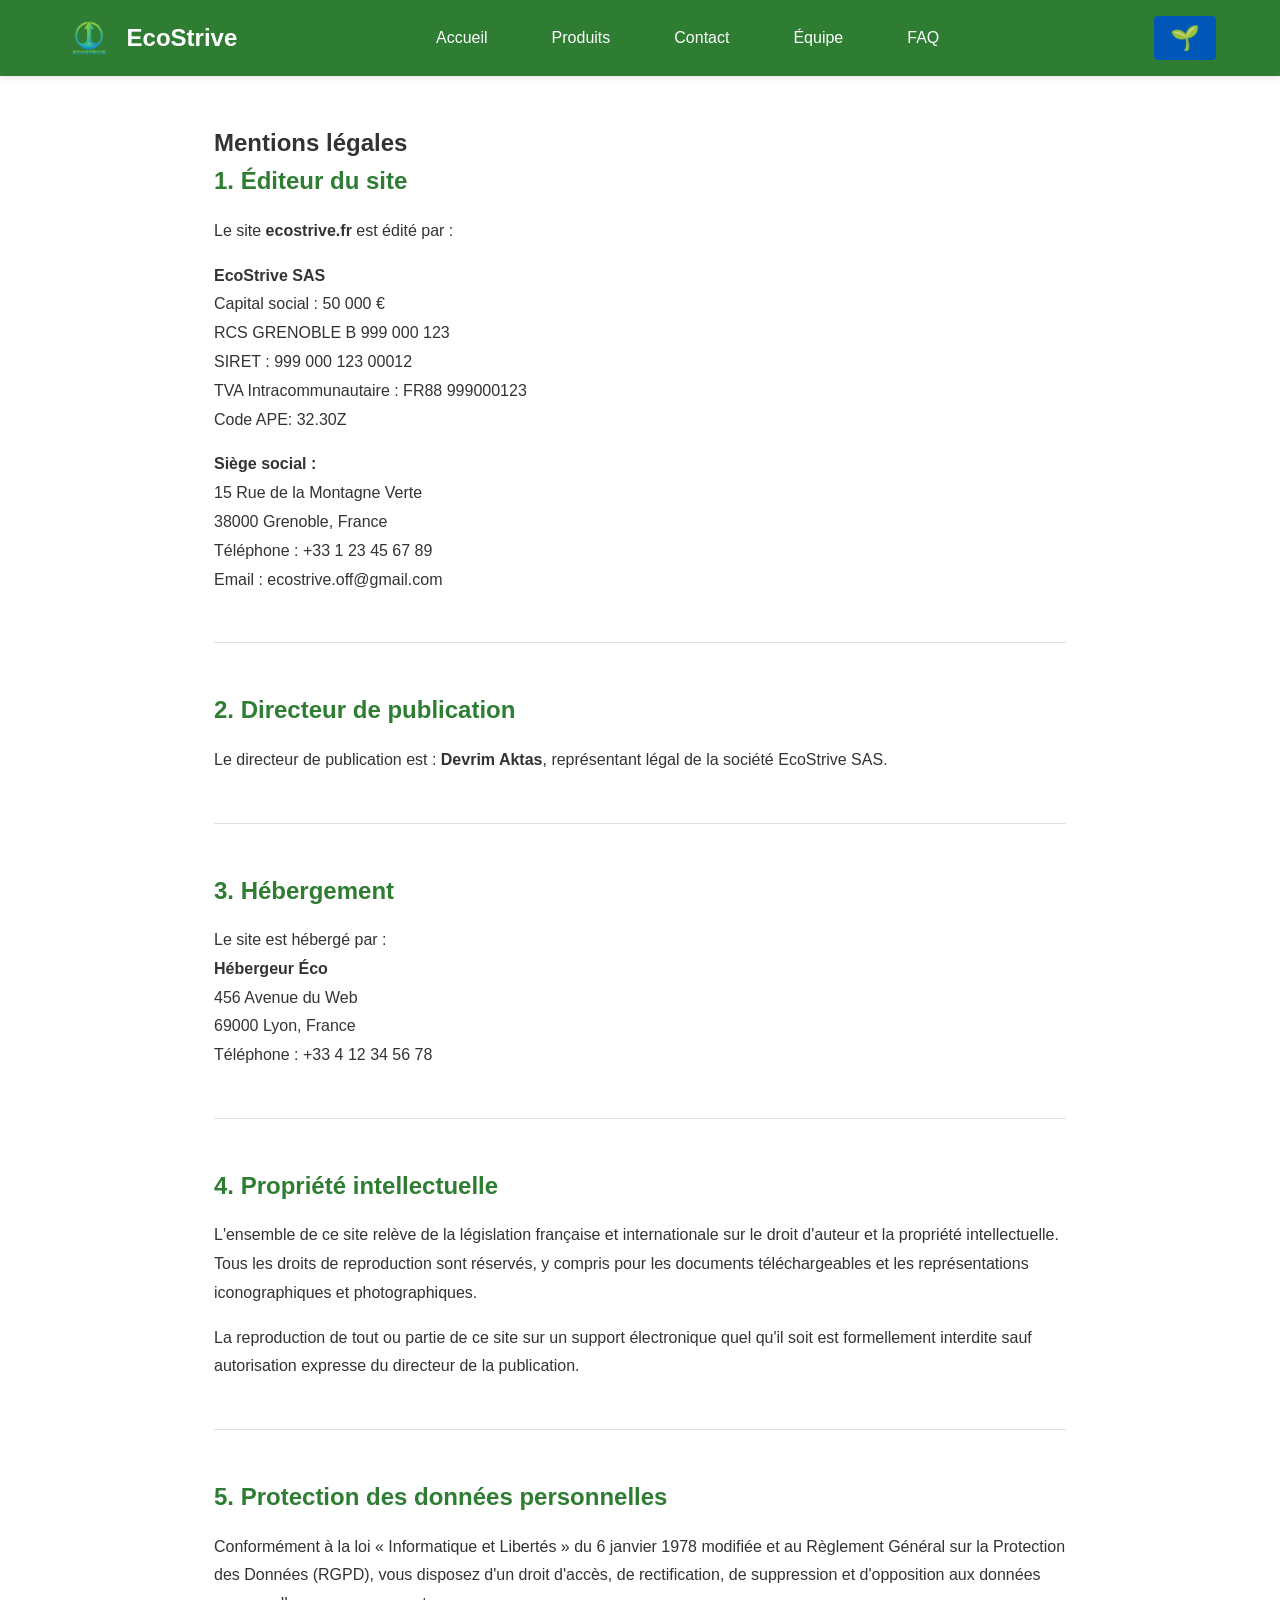
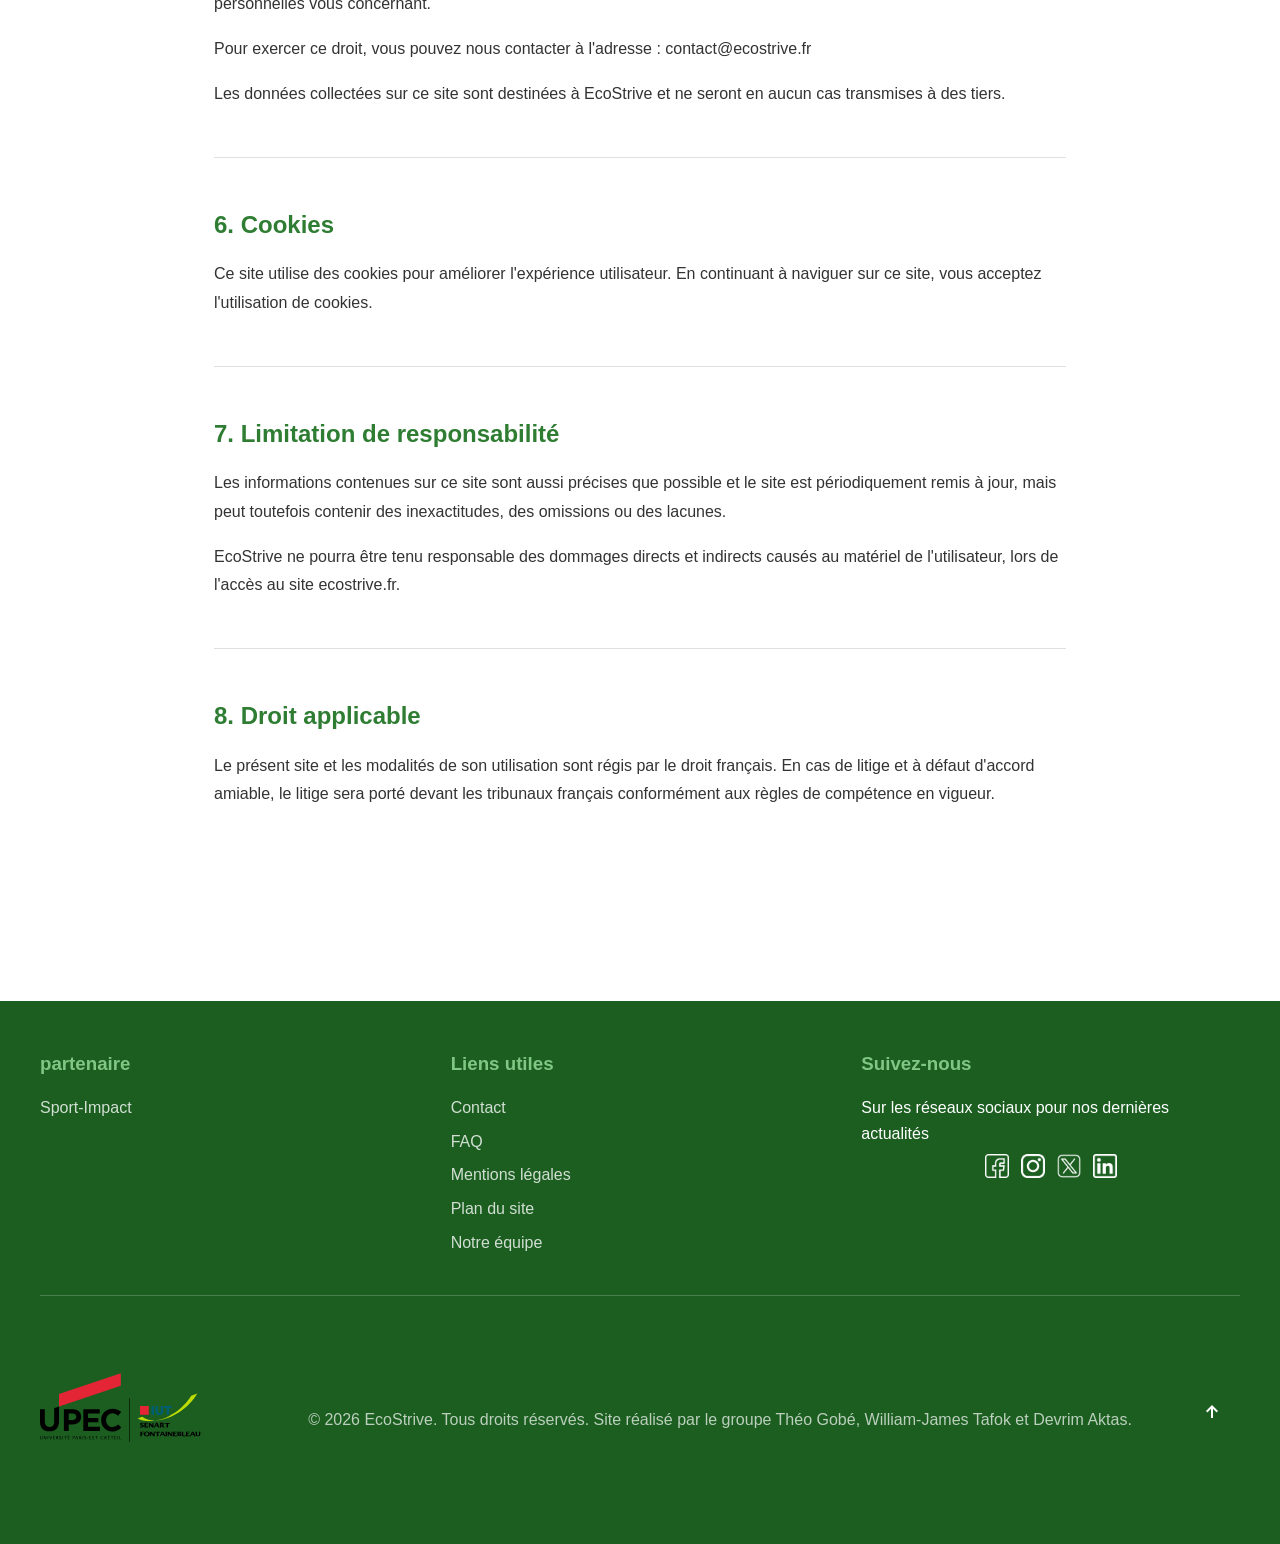
<file: src/mentions-legales.html>
<!DOCTYPE html>
<html lang="fr">
<head>
    <meta charset="UTF-8">
    <meta name="viewport" content="width=device-width, initial-scale=1.0">
    <meta name="description" content="Mentions légales - EcoStrive">
    <title>Mentions légales - EcoStrive</title>
    <link rel="stylesheet" href="style.css">
    <link rel="stylesheet" href="eco-mode.css" id="style-mode-eco" disabled>
    <link rel="stylesheet" href="https://fonts.googleapis.com/css2?family=Material+Symbols+Outlined:opsz,wght,FILL,GRAD@24,400,0,0&icon_names=arrow_upward_alt" />
</head>
<body>
    <header>
        <nav>
            <div class="logo">
                <a href="index.html"><img src="../img/logoSite.png" alt="Logo EcoStrive"></a>
                <a href="index.html"><h1>EcoStrive</h1></a>
            </div>
            <ul class="menu-principal">
                <li><a href="index.html">Accueil</a></li>
                <li><a href="index.html#produits">Produits</a></li>
                <li><a href="contact.html">Contact</a></li>
                <li><a href="cv.html">Équipe</a></li>
                <li><a href="faq.html">FAQ</a></li>
            </ul>
            <button id="bouton-mode-eco" class="bouton-eco" aria-label="Activer le mode éco-responsable">🌱</button>
            <button class="bouton-menu" aria-label="Menu mobile" aria-expanded="false">
                <span></span>
                <span></span>
                <span></span>
            </button>
        </nav>
    </header>

    <main>
        <section class="legal-section">
            <h1>Mentions légales</h1>
            
            <article>
                <h2>1. Éditeur du site</h2>
                <p>Le site <strong>ecostrive.fr</strong> est édité par :</p>
                <p>
                    <!--Génerer par l'ia afin que ce ne soit pas des numéro existant déjà
                    attribué à de réeel entreprise-->
                    <strong>EcoStrive SAS</strong><br>
                    Capital social : 50 000 €<br>
                    RCS GRENOBLE B 999 000 123<br>
                    SIRET : 999 000 123 00012<br>
                    TVA Intracommunautaire : FR88 999000123<br>
                    Code APE:  32.30Z
                </p>
                <p>
                    <!--meme chose-->
                    <strong>Siège social :</strong><br>
                    15 Rue de la Montagne Verte<br>
                    38000 Grenoble, France<br>
                    Téléphone : +33 1 23 45 67 89<br>
                    Email : ecostrive.off@gmail.com
                </p>
            </article>

            <article>
                <h2>2. Directeur de publication</h2>
                <p>Le directeur de publication est : <strong>Devrim Aktas</strong>, représentant légal de la société EcoStrive SAS.</p>
            </article>

            <article>
                <!--meme chose-->
                <h2>3. Hébergement</h2>
                <p>
                    Le site est hébergé par :<br>
                    <strong>Hébergeur Éco</strong><br>
                    456 Avenue du Web<br>
                    69000 Lyon, France<br>
                    Téléphone : +33 4 12 34 56 78
                </p>
            </article>

            <article>
                <h2>4. Propriété intellectuelle</h2>
                <p>L'ensemble de ce site relève de la législation française et internationale sur le droit d'auteur et la propriété intellectuelle. Tous les droits de reproduction sont réservés, y compris pour les documents téléchargeables et les représentations iconographiques et photographiques.</p>
                <p>La reproduction de tout ou partie de ce site sur un support électronique quel qu'il soit est formellement interdite sauf autorisation expresse du directeur de la publication.</p>
            </article>

            <article>
                <h2>5. Protection des données personnelles</h2>
                <p>Conformément à la loi « Informatique et Libertés » du 6 janvier 1978 modifiée et au Règlement Général sur la Protection des Données (RGPD), vous disposez d'un droit d'accès, de rectification, de suppression et d'opposition aux données personnelles vous concernant.</p>
                <p>Pour exercer ce droit, vous pouvez nous contacter à l'adresse : <a href="mailto:contact@ecostrive.fr">contact@ecostrive.fr</a></p>
                <p>Les données collectées sur ce site sont destinées à EcoStrive et ne seront en aucun cas transmises à des tiers.</p>
            </article>

            <article>
                <h2>6. Cookies</h2>
                <p>Ce site utilise des cookies pour améliorer l'expérience utilisateur. En continuant à naviguer sur ce site, vous acceptez l'utilisation de cookies.</p>
            </article>

            <article>
                <h2>7. Limitation de responsabilité</h2>
                <p>Les informations contenues sur ce site sont aussi précises que possible et le site est périodiquement remis à jour, mais peut toutefois contenir des inexactitudes, des omissions ou des lacunes.</p>
                <p>EcoStrive ne pourra être tenu responsable des dommages directs et indirects causés au matériel de l'utilisateur, lors de l'accès au site ecostrive.fr.</p>
            </article>

            <article>
                <h2>8. Droit applicable</h2>
                <p>Le présent site et les modalités de son utilisation sont régis par le droit français. En cas de litige et à défaut d'accord amiable, le litige sera porté devant les tribunaux français conformément aux règles de compétence en vigueur.</p>
            </article>
        </section>
    </main>

    <footer>
        <div class="footer-content">
            <div class="footer-section">
                <h3>partenaire</h3>
                <a href="https://dwarves.iut-fbleau.fr/~jacksong/" target="_blank">Sport-Impact</a>
            </div>
            <div class="footer-section">
                <h3>Liens utiles</h3>
                <ul>
                    <li><a href="contact.html">Contact</a></li>
                    <li><a href="faq.html">FAQ</a></li>
                    <li><a href="mentions-legales.html">Mentions légales</a></li>
                    <li><a href="plan-du-site.html">Plan du site</a></li>
                    <li><a href="cv.html">Notre équipe</a></li>
                </ul>
            </div>
            <div class="footer-section">
                <h3>Suivez-nous</h3>
                <p>Sur les réseaux sociaux pour nos dernières actualités</p>
                <div class="liens-sociaux">
                    <a href="https://www.facebook.com/profile.php?id=61585595369923" aria-label="Facebook" target="_blank">
                        <img src="../img/facebook.png" alt="Facebook">
                    </a>
                    <a href="https://www.instagram.com/ecostrive.off/" aria-label="Instagram" target="_blank">
                        <img src="../img/logo-instagram.png" alt="Instagram">
                    </a>
                    <a href="https://x.com/EcoStrive_Off" aria-label="X (Twitter)" target="_blank">
                        <img src="../img/x.png" alt="X (Twitter)">
                    </a>
                    <a href="https://www.linkedin.com/in/eco-strive-479a8739b/" aria-label="LinkedIn" target="_blank">
                        <img src="../img/linkedin.png" alt="LinkedIn">
                    </a>
                </div>
            </div>
        </div>
        <div class="footer-bottom">
            <a href="https://www.iutsf.u-pec.fr/" target="_blank" id="logo-iut-link"><img src="../img/IUT_logo.svg" alt="Logo IUT de fontainebleau" id="logo-iut"></a>
            <p>&copy; 2026 EcoStrive. Tous droits réservés. Site réalisé par le groupe Théo Gobé, William-James Tafok et Devrim Aktas.</p>
            <a href="#" class="material-symbols-outlined bouton-retour-haut" aria-label="Retour en haut de la page">arrow_upward_alt</a>
        </div>
    </footer>

    <script src="index.js"></script>
</body>
</html>
</file>
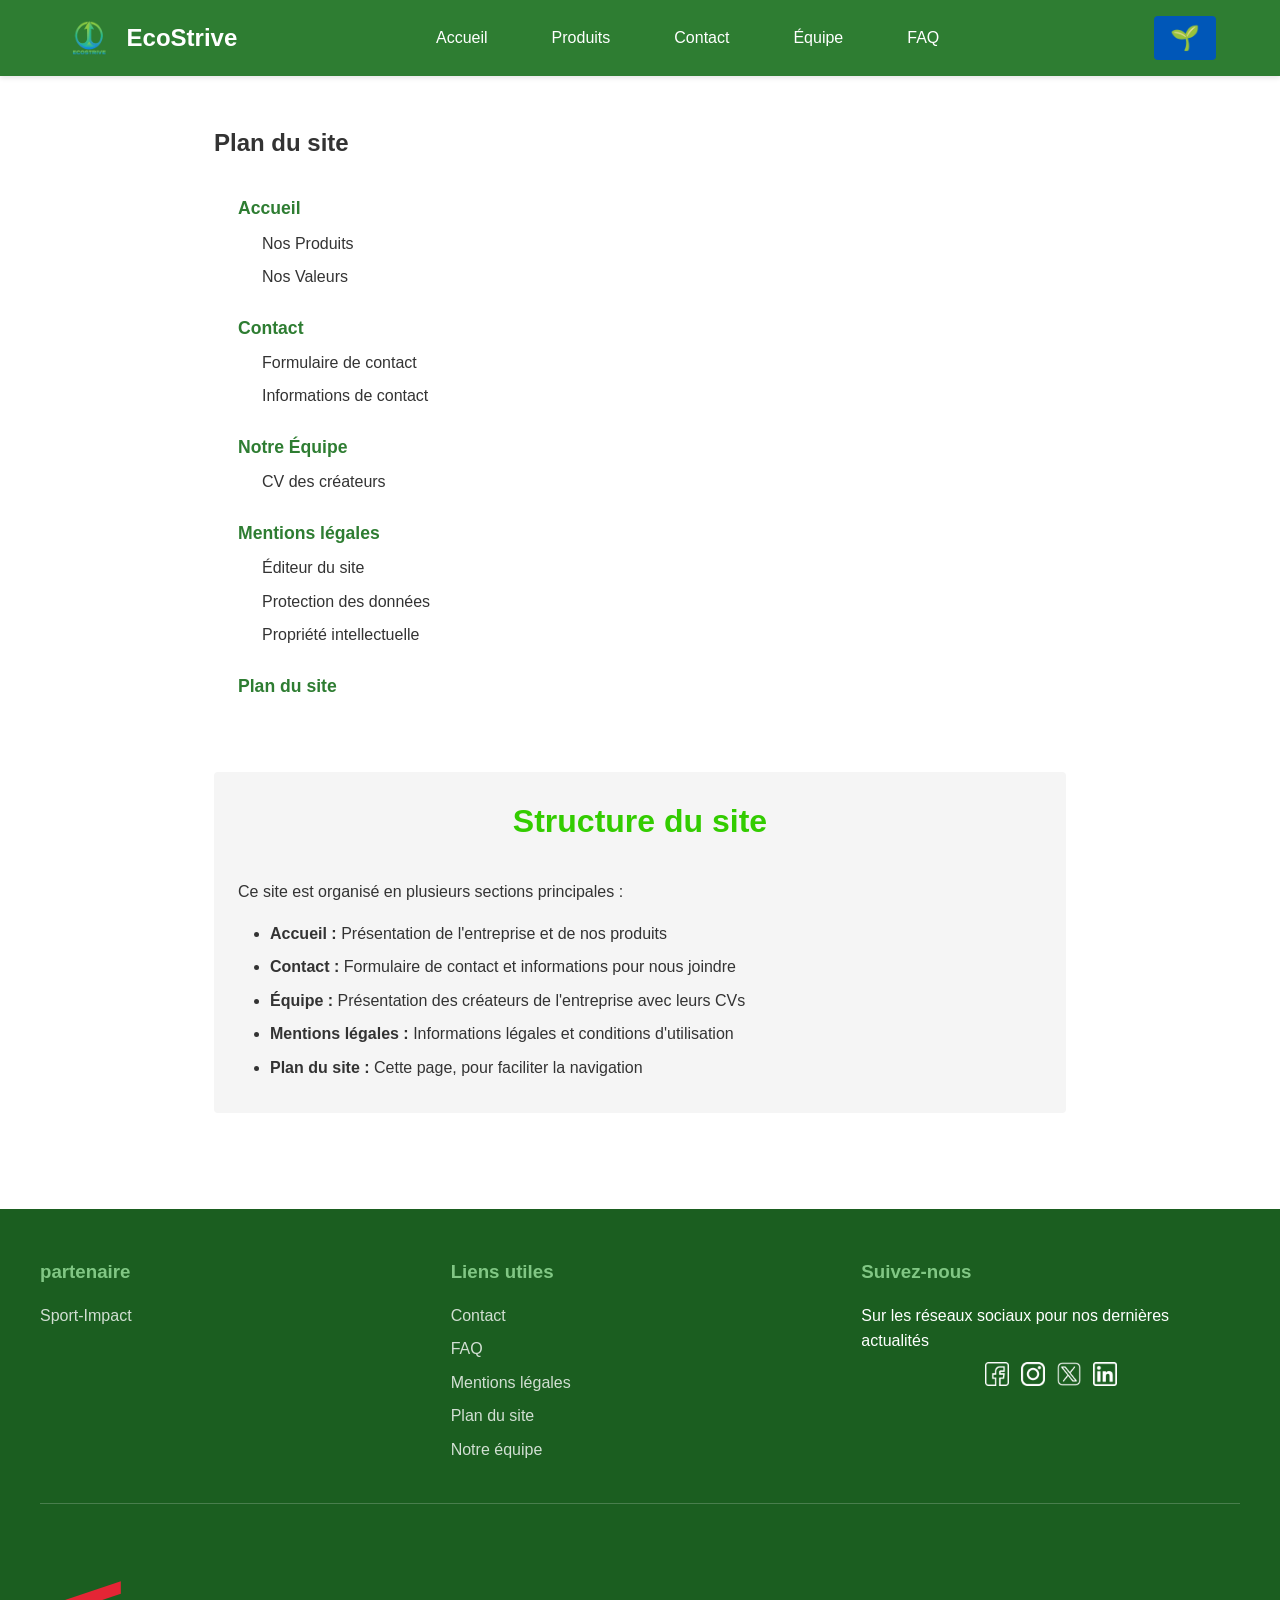
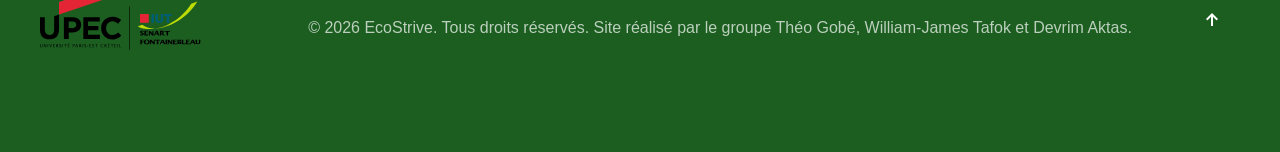
<file: src/plan-du-site.html>
<!DOCTYPE html>
<html lang="fr">
<head>
    <meta charset="UTF-8">
    <meta name="viewport" content="width=device-width, initial-scale=1.0">
    <meta name="description" content="Plan du site - EcoStrive">
    <title>Plan du site - EcoStrive</title>
    <link rel="stylesheet" href="style.css">
    <link rel="stylesheet" href="eco-mode.css" id="style-mode-eco" disabled>
    <link rel="stylesheet" href="https://fonts.googleapis.com/css2?family=Material+Symbols+Outlined:opsz,wght,FILL,GRAD@24,400,0,0&icon_names=arrow_upward_alt" />
</head>
<body>
    <header>
        <nav>
            <div class="logo">
                <a href="index.html"><img src="../img/logoSite.png" alt="Logo EcoStrive"></a>
                <a href="index.html"><h1>EcoStrive</h1></a>
            </div>
            <ul class="menu-principal">
                <li><a href="index.html">Accueil</a></li>
                <li><a href="index.html#produits">Produits</a></li>
                <li><a href="contact.html">Contact</a></li>
                <li><a href="cv.html">Équipe</a></li>
                <li><a href="faq.html">FAQ</a></li>
            </ul>
            <button id="bouton-mode-eco" class="bouton-eco" aria-label="Activer le mode éco-responsable">🌱</button>
            <button class="bouton-menu" aria-label="Menu mobile" aria-expanded="false">
                <span></span>
                <span></span>
                <span></span>
            </button>
        </nav>
    </header>

    <main>
        <section class="sitemap-section">
            <h1>Plan du site</h1>
            <nav class="sitemap-nav" aria-label="Plan du site">
                <ul class="sitemap-list">
                    <li>
                        <a href="index.html">Accueil</a>
                        <ul>
                            <li><a href="index.html#produits">Nos Produits</a></li>
                            <li><a href="index.html#valeurs">Nos Valeurs</a></li>
                        </ul>
                    </li>
                    <li>
                        <a href="contact.html">Contact</a>
                        <ul>
                            <li>Formulaire de contact</li>
                            <li>Informations de contact</li>
                        </ul>
                    </li>
                    <li>
                        <a href="cv.html">Notre Équipe</a>
                        <ul>
                            <li>CV des créateurs</li>
                        </ul>
                    </li>
                    <li>
                        <a href="mentions-legales.html">Mentions légales</a>
                        <ul>
                            <li>Éditeur du site</li>
                            <li>Protection des données</li>
                            <li>Propriété intellectuelle</li>
                        </ul>
                    </li>
                    <li>
                        <a href="plan-du-site.html">Plan du site</a>
                    </li>
                </ul>
            </nav>

            <div class="sitemap-info">
                <h2>Structure du site</h2>
                <p>Ce site est organisé en plusieurs sections principales :</p>
                <ul>
                    <li><strong>Accueil :</strong> Présentation de l'entreprise et de nos produits</li>
                    <li><strong>Contact :</strong> Formulaire de contact et informations pour nous joindre</li>
                    <li><strong>Équipe :</strong> Présentation des créateurs de l'entreprise avec leurs CVs</li>
                    <li><strong>Mentions légales :</strong> Informations légales et conditions d'utilisation</li>
                    <li><strong>Plan du site :</strong> Cette page, pour faciliter la navigation</li>
                </ul>
            </div>
        </section>
    </main>

    <footer>
        <div class="footer-content">
            <div class="footer-section">
                <h3>partenaire</h3>
                <a href="https://dwarves.iut-fbleau.fr/~jacksong/" target="_blank">Sport-Impact</a>
            </div>
            <div class="footer-section">
                <h3>Liens utiles</h3>
                <ul>
                    <li><a href="contact.html">Contact</a></li>
                    <li><a href="faq.html">FAQ</a></li>
                    <li><a href="mentions-legales.html">Mentions légales</a></li>
                    <li><a href="plan-du-site.html">Plan du site</a></li>
                    <li><a href="cv.html">Notre équipe</a></li>
                </ul>
            </div>
            <div class="footer-section">
                <h3>Suivez-nous</h3>
                <p>Sur les réseaux sociaux pour nos dernières actualités</p>
                <div class="liens-sociaux">
                    <a href="https://www.facebook.com/profile.php?id=61585595369923" aria-label="Facebook" target="_blank">
                        <img src="../img/facebook.png" alt="Facebook">
                    </a>
                    <a href="https://www.instagram.com/ecostrive.off/" aria-label="Instagram" target="_blank">
                        <img src="../img/logo-instagram.png" alt="Instagram">
                    <a href="https://x.com/EcoStrive_Off" aria-label="X (Twitter)" target="_blank">
                        <img src="../img/x.png" alt="X (Twitter)">
                    </a>
                    <a href="https://www.linkedin.com/in/eco-strive-479a8739b/" aria-label="LinkedIn" target="_blank">
                        <img src="../img/linkedin.png" alt="LinkedIn">
                    </a>
                </div>
            </div>
        </div>
        <div class="footer-bottom">
            <a href="https://www.iutsf.u-pec.fr/" target="_blank" id="logo-iut-link"><img src="../img/IUT_logo.svg" alt="Logo IUT de fontainebleau" id="logo-iut"></a>
            <p>&copy; 2026 EcoStrive. Tous droits réservés. Site réalisé par le groupe Théo Gobé, William-James Tafok et Devrim Aktas.</p>
            <a href="#" class="material-symbols-outlined bouton-retour-haut" aria-label="Retour en haut de la page">arrow_upward_alt</a>
        </div>
    </footer>

    <script src="index.js"></script>
</body>
</html>
</file>
<file: src/style.css>
/* Reset de base */
* {
    margin: 0;
    padding: 0;
    box-sizing: border-box;
}

html {
    font-size: 16px;
    scroll-behavior: smooth;
}

body {
    font-family: 'Segoe UI', Tahoma, Geneva, Verdana, sans-serif;
    color: #333333;
    background-color: #FFFFFF;
    line-height: 1.6;
}

img {
    max-width: 100%;
    height: auto;
    display: block;
}

a {
    text-decoration: none;
    color: inherit;
}

ul {
    list-style: none;
}

/* Header */
header {
    background-color: #2E7D32;
    color: white;
    padding: 1rem 0;
    position: sticky;
    top: 0;
    z-index: 1000;
    box-shadow: 0 2px 5px rgba(0, 0, 0, 0.1);
}

nav {
    max-width: 1200px;
    margin: 0 auto;
    padding: 0 1.5rem;
    display: flex;
    justify-content: space-between;
    align-items: center;
    flex-wrap: wrap;
}

.logo {
    display: flex;
    align-items: center;
    gap: 0.6rem;
}

.logo h1 {
    font-size: 1.5rem;
    font-weight: bold;
}

.logo img {
    height: 36px;
    width: auto;
}

.menu-principal {
    display: flex;
    gap: 2rem;
    align-items: center;
}

.menu-principal a {
    color: white;
    padding: 0.5rem 1rem;
    border-radius: 4px;
}

.menu-principal a:hover,
.menu-principal a.active {
    background-color: #1B5E20;
}

.bouton-eco {
    background-color: #0057B8;
    border: none;
    color: white;
    font-size: 1.5rem;
    padding: 0.5rem 1rem;
    border-radius: 4px;
    cursor: pointer;
    margin-left: 1rem;
}

.bouton-eco:hover {
    background-color: #9AC8EB;
}

.bouton-eco.active {
    background-color: #81C784;
}

.bouton-menu {
    display: none;
    flex-direction: column;
    background: transparent;
    border: none;
    cursor: pointer;
    padding: 0.5rem;
    gap: 4px;
}

.bouton-menu span {
    width: 25px;
    height: 3px;
    background-color: white;
}

/* Main */
main {
    min-height: calc(100vh - 200px);
}

/* Bannière */
.banniere {
    background: linear-gradient(135deg, #2E7D32 0%, #0057B8 65%, #2E7D32 100%);
    color: white;
    padding: 3rem 1.5rem;
    text-align: center;
}

.texte-banniere {
    max-width: 800px;
    margin: 0 auto;
}

.banniere h2 {
    font-size: 2.5rem;
    margin-bottom: 1.5rem;
}

.banniere p {
    font-size: 1.25rem;
    margin-bottom: 2rem;
}

/* Boutons */
.btn-primary,
.btn-secondary {
    display: inline-block;
    padding: 1rem 2rem;
    border-radius: 4px;
    font-weight: bold;
    border: none;
    cursor: pointer;
    font-size: 1rem;
}

.btn-primary {
    background-color: #FF6B35;
    color: white;
}

.btn-primary:hover {
    background-color: #FFB88C;
}

.btn-secondary {
    background-color: #2E7D32;
    color: white;
}

.btn-secondary:hover {
    background-color: #1B5E20;
}

/* Sections */
section {
    padding: 3rem 1.5rem;
    max-width: 1200px;
    margin: 0 auto;
}

section h2 {
    font-size: 2rem;
    margin-bottom: 2rem;
    color: #33CC00;
    text-align: center;
}

/* Produits */
.grille-produits {
    display: grid;
    grid-template-columns: repeat(auto-fit, minmax(250px, 1fr));
    gap: 2rem;
    margin-top: 2rem;
}

.carte-produit {
    background-color: #FFFFFF;
    border: 1px solid #E0E0E0;
    border-radius: 8px;
    padding: 1.5rem;
    box-shadow: 0 2px 4px rgba(0, 0, 0, 0.1);
}

.carte-produit:hover {
    box-shadow: 0 4px 12px rgba(0, 0, 0, 0.15);
}

.carte-produit img {
    width: 100%;
    height: 200px;
    object-fit: cover;
    border-radius: 4px;
    margin-bottom: 1rem;
}

.carte-produit h3 {
    color: #2E7D32;
    margin-bottom: 0.5rem;
}

.carte-produit p {
    color: #666666;
    margin-bottom: 1rem;
    font-size: 0.9rem;
}

.prix {
    display: block;
    font-size: 1.25rem;
    font-weight: bold;
    color: #FF6B35;
    margin-bottom: 1rem;
}

/* Valeurs */
.section-valeurs {
    background-color: #F5F5F5;
}

.grille-valeurs {
    display: grid;
    grid-template-columns: repeat(auto-fit, minmax(250px, 1fr));
    gap: 2rem;
    margin-top: 2rem;
}

.bloc-valeur {
    text-align: center;
    padding: 1.5rem;
}

.icone-valeur {
    font-size: 3rem;
    margin-bottom: 1rem;
}

.bloc-valeur h3 {
    color: #2E7D32;
    margin-bottom: 1rem;
}

/* Formulaire de contact */
.section-contact {
    max-width: 800px;
}

.intro-contact {
    text-align: center;
    margin-bottom: 2rem;
    color: #666666;
}

.formulaire-contact {
    background-color: #F5F5F5;
    padding: 2rem;
    border-radius: 8px;
    margin-bottom: 3rem;
}

.form-group {
    margin-bottom: 1.5rem;
}

.form-group label {
    display: block;
    margin-bottom: 0.5rem;
    font-weight: bold;
    color: #333333;
}

.required {
    color: #FF6B35;
}

.form-group input,
.form-group select,
.form-group textarea {
    width: 100%;
    padding: 1rem;
    border: 1px solid #E0E0E0;
    border-radius: 4px;
    font-family: 'Segoe UI', Tahoma, Geneva, Verdana, sans-serif;
    font-size: 1rem;
}

.form-group input:focus,
.form-group select:focus,
.form-group textarea:focus {
    outline: none;
    border-color: #2E7D32;
}

.checkbox-group {
    display: flex;
    align-items: flex-start;
    gap: 0.5rem;
}

.checkbox-group input[type="checkbox"] {
    width: auto;
    margin-top: 4px;
}

.checkbox-group label {
    margin-bottom: 0;
    font-weight: normal;
}

.message-erreur {
    display: block;
    color: #FF6B35;
    font-size: 0.875rem;
    margin-top: 0.5rem;
    min-height: 1.25rem;
}

.message-succes {
    display: none;
    background-color: #81C784;
    color: #1B5E20;
    padding: 1rem;
    border-radius: 4px;
    margin-top: 1.5rem;
}

.message-succes.show {
    display: block;
}

.contact-info {
    margin-top: 3rem;
}

.contact-info h2 {
    text-align: left;
    margin-bottom: 1.5rem;
}

.info-grid {
    display: grid;
    grid-template-columns: repeat(auto-fit, minmax(200px, 1fr));
    gap: 1.5rem;
}

.info-item {
    padding: 1.5rem;
    background-color: #F5F5F5;
    border-radius: 4px;
}

.info-item h3 {
    color: #2E7D32;
    margin-bottom: 0.5rem;
    font-size: 1.1rem;
}

/* Mentions légales et plan du site */
.legal-section,
.sitemap-section {
    max-width: 900px;
}

.legal-section article {
    margin-bottom: 3rem;
    padding-bottom: 2rem;
    border-bottom: 1px solid #E0E0E0;
}

.legal-section article:last-child {
    border-bottom: none;
}

.legal-section h2 {
    color: #2E7D32;
    font-size: 1.5rem;
    margin-bottom: 1rem;
    text-align: left;
}

.legal-section p {
    margin-bottom: 1rem;
    line-height: 1.8;
}

.sitemap-nav {
    margin-top: 2rem;
}

.sitemap-list > li {
    margin-bottom: 1.5rem;
}

.sitemap-list > li > a {
    font-weight: bold;
    color: #2E7D32;
    font-size: 1.1rem;
}

.sitemap-list ul {
    margin-top: 0.5rem;
    margin-left: 1.5rem;
}

.sitemap-list ul li {
    margin-bottom: 0.5rem;
}

.sitemap-list ul li a {
    color: #333333;
}

.sitemap-info {
    margin-top: 3rem;
    padding: 1.5rem;
    background-color: #F5F5F5;
    border-radius: 4px;
}

.sitemap-info ul {
    list-style: disc;
    margin-left: 2rem;
    margin-top: 1rem;
}

.sitemap-info ul li {
    margin-bottom: 0.5rem;
}

/* CV */
.team-section {
    max-width: 1000px;
}

.team-intro {
    text-align: center;
    margin-bottom: 3rem;
    color: #666666;
    font-size: 1.1rem;
}

.bloc-cv {
    background-color: #FFFFFF;
    border: 1px solid #E0E0E0;
    border-radius: 8px;
    padding: 2rem;
    margin-bottom: 3rem;
    box-shadow: 0 2px 8px rgba(0, 0, 0, 0.1);
    position: relative;
}

.btn-print-cv {
    margin-bottom: 1.5rem;
}

.entete-cv {
    display: flex;
    gap: 2rem;
    margin-bottom: 2rem;
    padding-bottom: 1.5rem;
    border-bottom: 2px solid #2E7D32;
}

.photo-cv img {
    width: 120px;
    height: 120px;
    border-radius: 50%;
    object-fit: cover;
    border: 3px solid #2E7D32;
}

#cv-2 .photo-cv {
    background-color: #0057B8;
    border-radius: 50%;
    padding: 0;
    display: flex;
    align-items: center;
    justify-content: center;
}

#cv-2 .photo-cv img {
    border: 3px solid #2E7D32;
}

.infos-cv h2 {
    color: #2E7D32;
    font-size: 1.75rem;
    margin-bottom: 0.5rem;
    text-align: left;
}

.titre-cv {
    font-size: 1.1rem;
    color: #0057B8;
    font-weight: bold;
    margin-bottom: 1rem;
}

.contact-cv {
    display: flex;
    flex-wrap: wrap;
    gap: 1.5rem;
    color: #666666;
    font-size: 0.9rem;
}

.contenu-cv {
    display: grid;
    grid-template-columns: repeat(auto-fit, minmax(300px, 1fr));
    gap: 1.5rem;
}

.section-cv {
    margin-bottom: 1.5rem;
}

.section-cv h3 {
    color: #2E7D32;
    font-size: 1.2rem;
    margin-bottom: 1rem;
    border-bottom: 1px solid #E0E0E0;
    padding-bottom: 0.5rem;
}

.section-cv ul {
    list-style: disc;
    margin-left: 1.5rem;
}

.section-cv ul li {
    margin-bottom: 0.5rem;
    line-height: 1.6;
}

.section-cv ul ul {
    margin-top: 0.5rem;
    margin-left: 1.5rem;
}

.print-notice {
    background-color: #81C784;
    padding: 1.5rem;
    border-radius: 4px;
    text-align: center;
    margin-top: 3rem;
}

/* Footer */
footer {
    background-color: #1B5E20;
    color: white;
    padding: 3rem 1.5rem 1.5rem;
    margin-top: 3rem;
}

.footer-content {
    max-width: 1200px;
    margin: 0 auto;
    display: grid;
    grid-template-columns: repeat(auto-fit, minmax(200px, 1fr));
    gap: 2rem;
    margin-bottom: 2rem;
}

.footer-section h3 {
    margin-bottom: 1rem;
    color: #81C784;
}



.footer-section ul li {
    margin-bottom: 0.5rem;
}

.footer-section a {
    color: rgba(255, 255, 255, 0.8);
}

.footer-section a:hover {
    color: white;
    text-decoration: underline;
}

.footer-bottom {
    display: flex;
    justify-content: space-between;
    align-items: center;
    padding-top: 1.5rem;
    border-top: 1px solid rgba(255, 255, 255, 0.2);
    color: rgba(255, 255, 255, 0.7);
    position: relative;
    max-width: 1200px;
    margin: 0 auto;
}

#logo-iut-link {
    height: 200px;
    width: 200px;
    flex-shrink: 0;
}

#logo-iut {
    width: 200px;
    height: 200px;
}

.footer-bottom p {
    flex: 1;
    text-align: center;
    margin: 0;
}

.bouton-retour-haut {
    border: none;
    color: white;
    width: 40px;
    height: 40px;
    border-radius: 50%;
    cursor: pointer;
    display: flex;
    align-items: center;
    justify-content: center;
    font-size: inherit;
    transition: background-color 0.2s ease, transform 0.2s ease;
    text-decoration: none;
    flex-shrink: 0;
}

.bouton-retour-haut:hover {
    background-color: #9AC8EB;
    transform: scale(1.1);
}

.bouton-retour-haut:active {
    transform: scale(0.95);
}

/* Liens réseaux sociaux */
.liens-sociaux {
    display: flex;
    justify-content: center;
    gap: 0.75rem;
    margin-top: 0.5rem;
    font-size: 1.25rem;
}

.liens-sociaux a {
    display: inline-flex;
    align-items: center;
    justify-content: center;
    text-decoration: none;
}

.liens-sociaux img {
    width: 24px;
    height: 24px;
    object-fit: contain;
    filter: brightness(0) invert(1);
    transition: transform 0.15s ease, opacity 0.15s ease;
}

.liens-sociaux img:hover {
    opacity: 0.85;
    transform: scale(1.10);
}

/* FAQ */
.section-faq {
    max-width: 900px;
}

.intro-faq {
    text-align: center;
    margin-bottom: 2rem;
    color: #666666;
    font-size: 1.1rem;
}

.faq-container {
    margin-top: 2rem;
}

.faq-item {
    margin-bottom: 1rem;
    background-color: #FFFFFF;
    border: 1px solid #E0E0E0;
    border-radius: 8px;
    box-shadow: 0 2px 4px rgba(0, 0, 0, 0.1);
    overflow: hidden;
    transition: box-shadow 0.2s ease;
}

.faq-item:hover {
    box-shadow: 0 4px 8px rgba(0, 0, 0, 0.15);
}

.faq-question {
    width: 100%;
    background: transparent;
    border: none;
    color: #333333;
    text-align: left;
    padding: 1.25rem 1.5rem;
    cursor: pointer;
    display: flex;
    justify-content: space-between;
    align-items: center;
    gap: 1rem;
    font-size: 1rem;
    font-weight: 600;
    transition: color 0.2s ease, background-color 0.2s ease;
}

.faq-question:hover {
    color: #2E7D32;
    background-color: #F5F5F5;
}

.faq-question span:first-child {
    flex: 1;
}

.faq-icon {
    font-size: 1.5rem;
    font-weight: bold;
    color: #2E7D32;
    transition: transform 0.3s ease, color 0.2s ease;
    flex-shrink: 0;
    line-height: 1;
}

.faq-question:hover .faq-icon {
    color: #1B5E20;
}

.faq-question[aria-expanded="true"] .faq-icon {
    transform: rotate(45deg);
    color: #FF6B35;
}

.faq-question[aria-expanded="true"] {
    background-color: #F5F5F5;
    color: #2E7D32;
}

.faq-answer {
    max-height: 0;
    overflow: hidden;
    transition: max-height 0.3s ease, padding 0.3s ease;
    padding: 0 1.5rem;
}

.faq-question[aria-expanded="true"] + .faq-answer {
    max-height: 500px;
    padding: 0 1.5rem 1.5rem 1.5rem;
}

.faq-answer p {
    color: #666666;
    line-height: 1.8;
    font-size: 0.95rem;
    margin: 0;
}

/* Responsive - Mobile */
@media (max-width: 768px) {
    html {
        font-size: 14px;
    }

    .bouton-menu {
        display: flex;
    }

    .menu-principal {
        display: none;
        width: 100%;
        flex-direction: column;
        gap: 0.5rem;
        margin-top: 1rem;
    }

    .menu-principal.active {
        display: flex;
    }

    .menu-principal li {
        width: 100%;
    }

    .menu-principal a {
        display: block;
        padding: 1rem;
    }

    .banniere h2 {
        font-size: 1.75rem;
    }

    .banniere p {
        font-size: 1rem;
    }

    section h2 {
        font-size: 1.5rem;
    }

    .grille-produits,
    .grille-valeurs {
        grid-template-columns: 1fr;
    }

    .entete-cv {
        flex-direction: column;
        text-align: center;
    }

    .photo-cv {
        margin: 0 auto;
    }

    .contact-cv {
        justify-content: center;
    }

    .contenu-cv {
        grid-template-columns: 1fr;
    }

    .info-grid {
        grid-template-columns: 1fr;
    }

    .footer-content {
        grid-template-columns: 1fr;
        text-align: center;
    }

    .footer-bottom {
        flex-direction: column;
        gap: 1rem;
        align-items: center;
    }

    #logo-iut-link {
        height: 150px;
        width: 150px;
    }

    #logo-iut {
        width: 150px;
        height: 150px;
    }

    .footer-bottom p {
        text-align: center;
    }

    .bouton-retour-haut {
        position: relative;
        right: auto;
        width: 35px;
        height: 35px;
        font-size: 1.25rem;
    }
}

@media (max-width: 480px) {
    html {
        font-size: 13px;
    }

    nav {
        padding: 0 1rem;
    }

    .logo h1 {
        font-size: 1.25rem;
    }

    section {
        padding: 1.5rem 1rem;
    }

    .formulaire-contact {
        padding: 1.5rem;
    }
}
</file>
<file: src/eco-mode.css>
/* Mode Éco-Responsable (RGESN) */

/* Réduction des animations et transitions */
* {
    animation-duration: 0.01ms !important;
    animation-iteration-count: 1 !important;
    transition-duration: 0.01ms !important;
    scroll-behavior: auto !important;
}

/* Désactivation des effets visuels gourmands */
.banniere {
    background: #2E7D32 !important;
    background-image: none !important;
}

.carte-produit:hover,
.btn-primary:hover,
.btn-secondary:hover {
    transform: none !important;
    box-shadow: none !important;
}

/* Réduction de la complexité visuelle */
.carte-produit {
    box-shadow: 0 1px 2px rgba(0, 0, 0, 0.1) !important;
}

/* Réduction des images décoratives */
.icone-valeur {
    font-size: 2rem !important;
}

/* Simplification des bordures */
.carte-produit,
.bloc-cv,
.formulaire-contact {
    border: 1px solid #E0E0E0 !important;
    border-radius: 2px !important;
}

/* Message d'information */
body::before {
    content: "🌱 Mode éco-responsable activé - Réduction de la consommation d'énergie";
    display: block;
    background-color: #81C784;
    color: #1B5E20;
    padding: 1rem;
    text-align: center;
    font-weight: bold;
    position: sticky;
    top: 60px;
    z-index: 999;
}
</file>
<file: src/print.css>
/*Styles pour l'impression des CVs*/

@media print {
    /* Masquer les éléments non nécessaires à l'impression */
    header,
    footer,
    .bouton-menu,
    .bouton-eco,
    .print-notice,
    .menu-principal,
    .team-intro,
    .print-actions {
        display: none !important;
    }

    /* Configuration de la page */
    @page {
        size: A4;
        margin: 1.5cm;
    }

    body {
        font-size: 12pt;
        line-height: 1.5;
        color: #000;
        background: #fff;
    }

    /* Styles pour les CVs */
    .bloc-cv {
        page-break-inside: avoid;
        page-break-after: always;
        border: 1px solid #000;
        padding: 0.6cm;
        margin-bottom: 0;
        box-shadow: none;
        background: #fff;
    }
    
    .bloc-cv:last-child {
        page-break-after: auto;
    }
    
    .bloc-cv.hidden-print {
        display: none !important;
    }

    .entete-cv {
        display: flex;
        gap: 0.6cm;
        margin-bottom: 0.6cm;
        padding-bottom: 0.3cm;
        border-bottom: 2px solid #000;
        page-break-inside: avoid;
    }

    .photo-cv img {
        width: 80px;
        height: 80px;
        border: 2px solid #000;
        border-radius: 50%;
    }

    .infos-cv h2 {
        color: #000;
        font-size: 16pt;
        margin-bottom: 0.2cm;
    }

    .titre-cv {
        font-size: 12pt;
        color: #333;
        font-weight: bold;
        margin-bottom: 0.4cm;
    }

    .contact-cv {
        font-size: 9pt;
        color: #333;
    }

    .contenu-cv {
        display: block;
        margin-top: 0.4cm;
    }

    .section-cv {
        margin-bottom: 0.4cm;
        page-break-inside: avoid;
    }

    .section-cv h3 {
        color: #000;
        font-size: 12pt;
        margin-bottom: 0.3cm;
        border-bottom: 1px solid #000;
        padding-bottom: 0.2cm;
    }

    .section-cv ul {
        margin-left: 0.8cm;
    }

    .section-cv ul li {
        margin-bottom: 0.15cm;
        font-size: 9pt;
        line-height: 1.3;
    }
    
    .section-cv p {
        font-size: 9pt;
        line-height: 1.3;
        margin-bottom: 0.3cm;
    }

    /* Éviter les coupures de page dans les sections importantes */
    .section-cv,
    .entete-cv {
        page-break-inside: avoid;
    }

    /* Masquer le bouton d'impression et autres éléments */
    .btn-print-cv,
    .print-actions {
        display: none !important;
    }

    /* Optimisation des liens */
    a {
        color: #000;
        text-decoration: underline;
    }

    /* Masquer les éléments interactifs */
    button,
    .btn-primary,
    .btn-secondary {
        display: none !important;
    }

    /* Assurer un bon contraste pour l'impression */
    * {
        color: #000 !important;
        background: #fff !important;
    }

    .section-cv h3 {
        color: #000 !important;
    }
}
</file>
